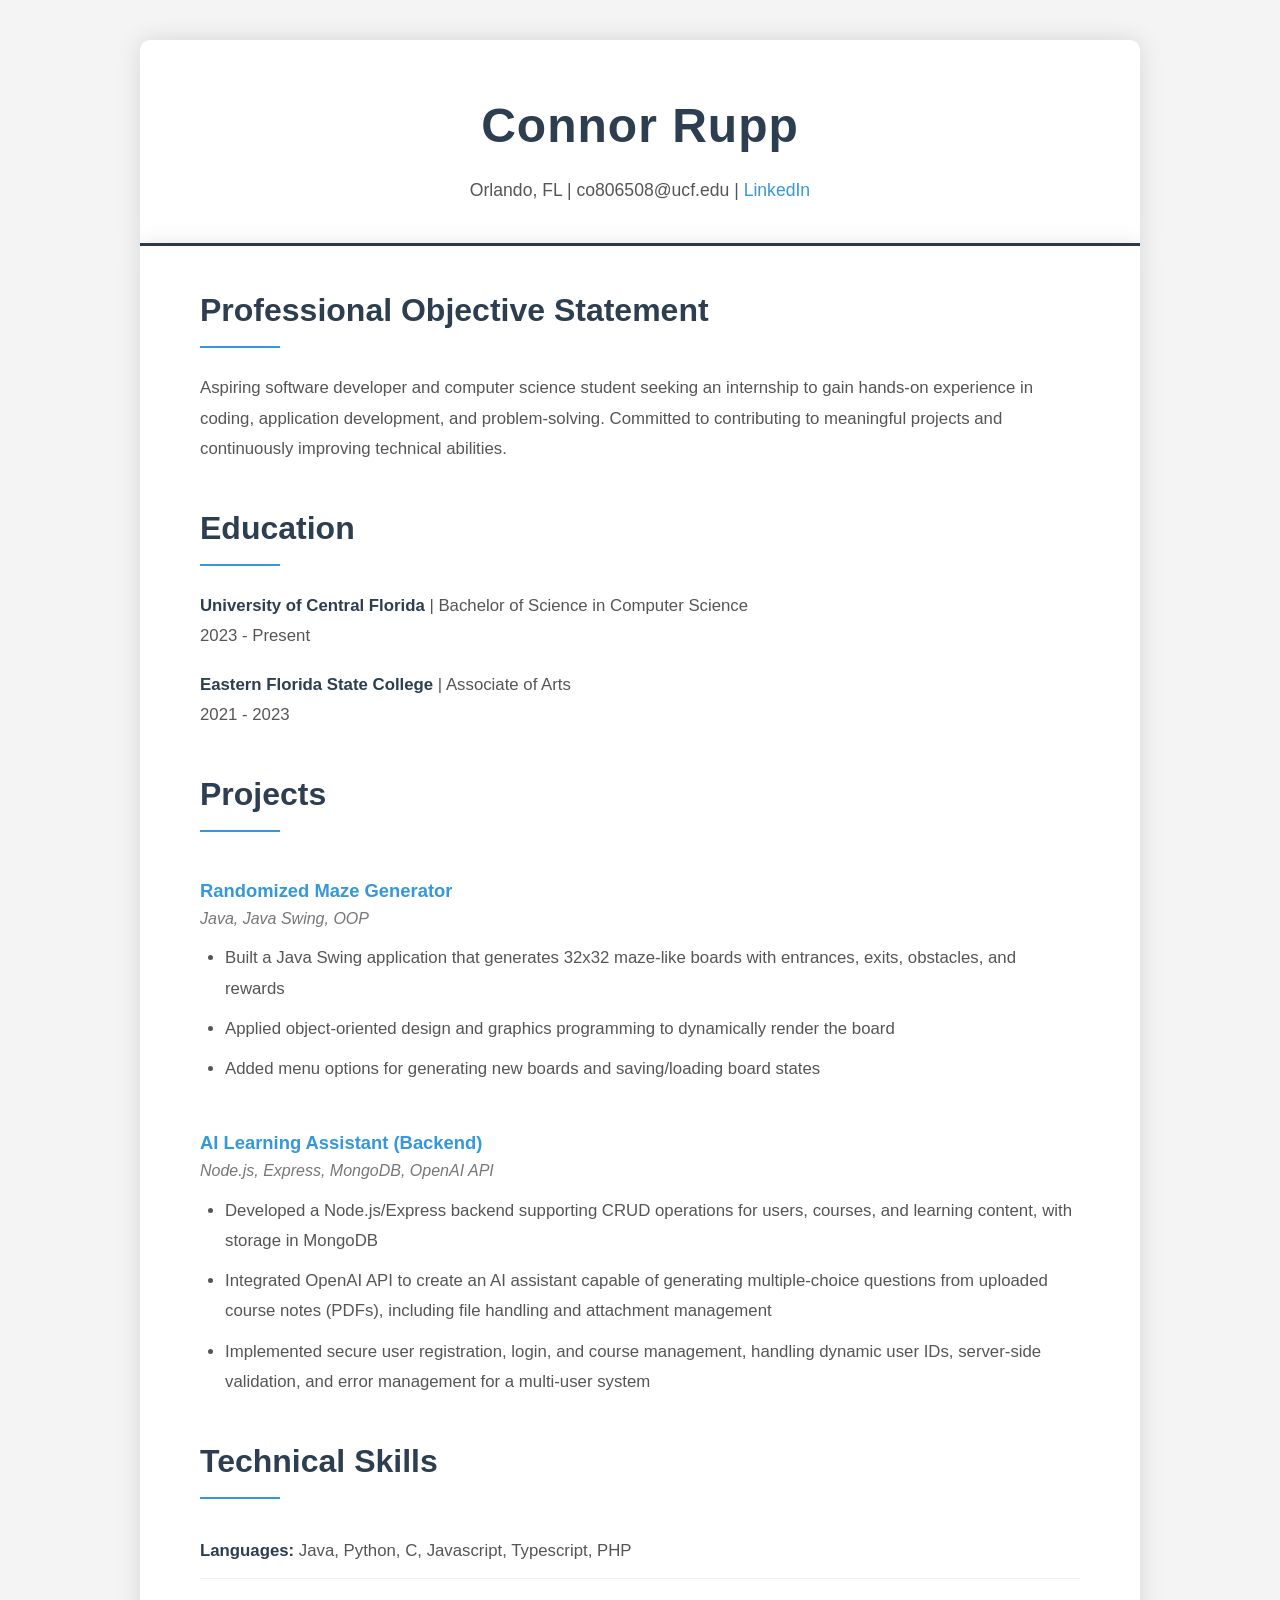
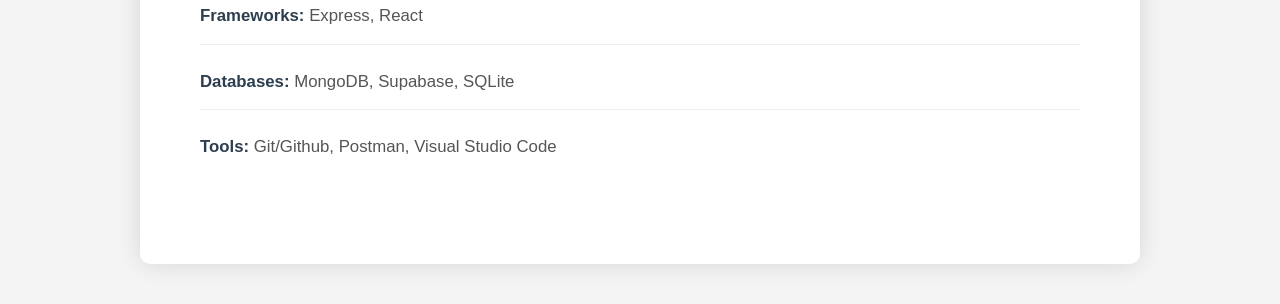
<file: index.html>
<!DOCTYPE html>
<html lang="en">
    <head>
        <meta charset="UTF-8">
        <meta name="viewport" content="width=device-width, initial-scale=1.0">
        <title>HTML Resume</title>
        <link rel="stylesheet" href="resume_css.css">
    </head>
    <body>
        <header>
            <h1>Connor Rupp</h1>
            <p>
                Orlando, FL | co806508@ucf.edu | <a href="www.linkedin.com/in/connor-rupp-8905ab18b">LinkedIn</a>
            </p>
        </header>

        <main>
            <section>
                <h2>Professional Objective Statement</h2>
                <hr>
                <p>
                    Aspiring software developer and computer science student seeking an internship to gain hands-on experience in coding, 
                    application development, and problem-solving. Committed to contributing to meaningful projects and continuously 
                    improving technical abilities.
                </p>
            </section>
            <section>
                <h2>Education</h2>
                <hr>
                <p>
                    <strong>University of Central Florida </strong> | Bachelor of Science in Computer Science <br>
                    2023 - Present
                </p>
                <p>
                    <strong>Eastern Florida State College </strong> | Associate of Arts <br>
                    2021 - 2023
                </p>
            </section>
            <section>
                <h2>Projects</h2>
                <hr>
                    <strong><a href="project1.html">Randomized Maze Generator</a></strong><br>
                    <p>Java, Java Swing, OOP</p>
                    <ul>
                        <li>Built a Java Swing application that generates 32x32 maze-like boards with entrances, exits, obstacles, and rewards</li>
                        <li>Applied object-oriented design and graphics programming to dynamically render the board</li>
                        <li>Added menu options for generating new boards and saving/loading board states</li>
                    </ul>
                    <strong><a href = "project2.html">AI Learning Assistant (Backend)</a></strong><br>
                    <p>Node.js, Express, MongoDB, OpenAI API</p>
                    <ul>
                        <li>Developed a Node.js/Express backend supporting CRUD operations for users, courses, and learning content, with storage in MongoDB</li>
                        <li>Integrated OpenAI API to create an AI assistant capable of generating multiple-choice questions from uploaded course notes (PDFs), including file handling and attachment management</li>
                        <li>Implemented secure user registration, login, and course management, handling dynamic user IDs, server-side validation, and error management for a multi-user system</li>
                    </ul>
            </section>
            <section>
                <h2>Technical Skills</h2>
                <hr>
                <ul>
                    <li><strong>Languages: </strong> Java, Python, C, Javascript, Typescript, PHP</li>
                    <li><strong>Frameworks: </strong> Express, React</li>
                    <li><strong>Databases: </strong> MongoDB, Supabase, SQLite</li>
                    <li><strong>Tools: </strong> Git/Github, Postman, Visual Studio Code</li>
                </ul>
            </section>
        </main>
    </body>
</html>
</file>
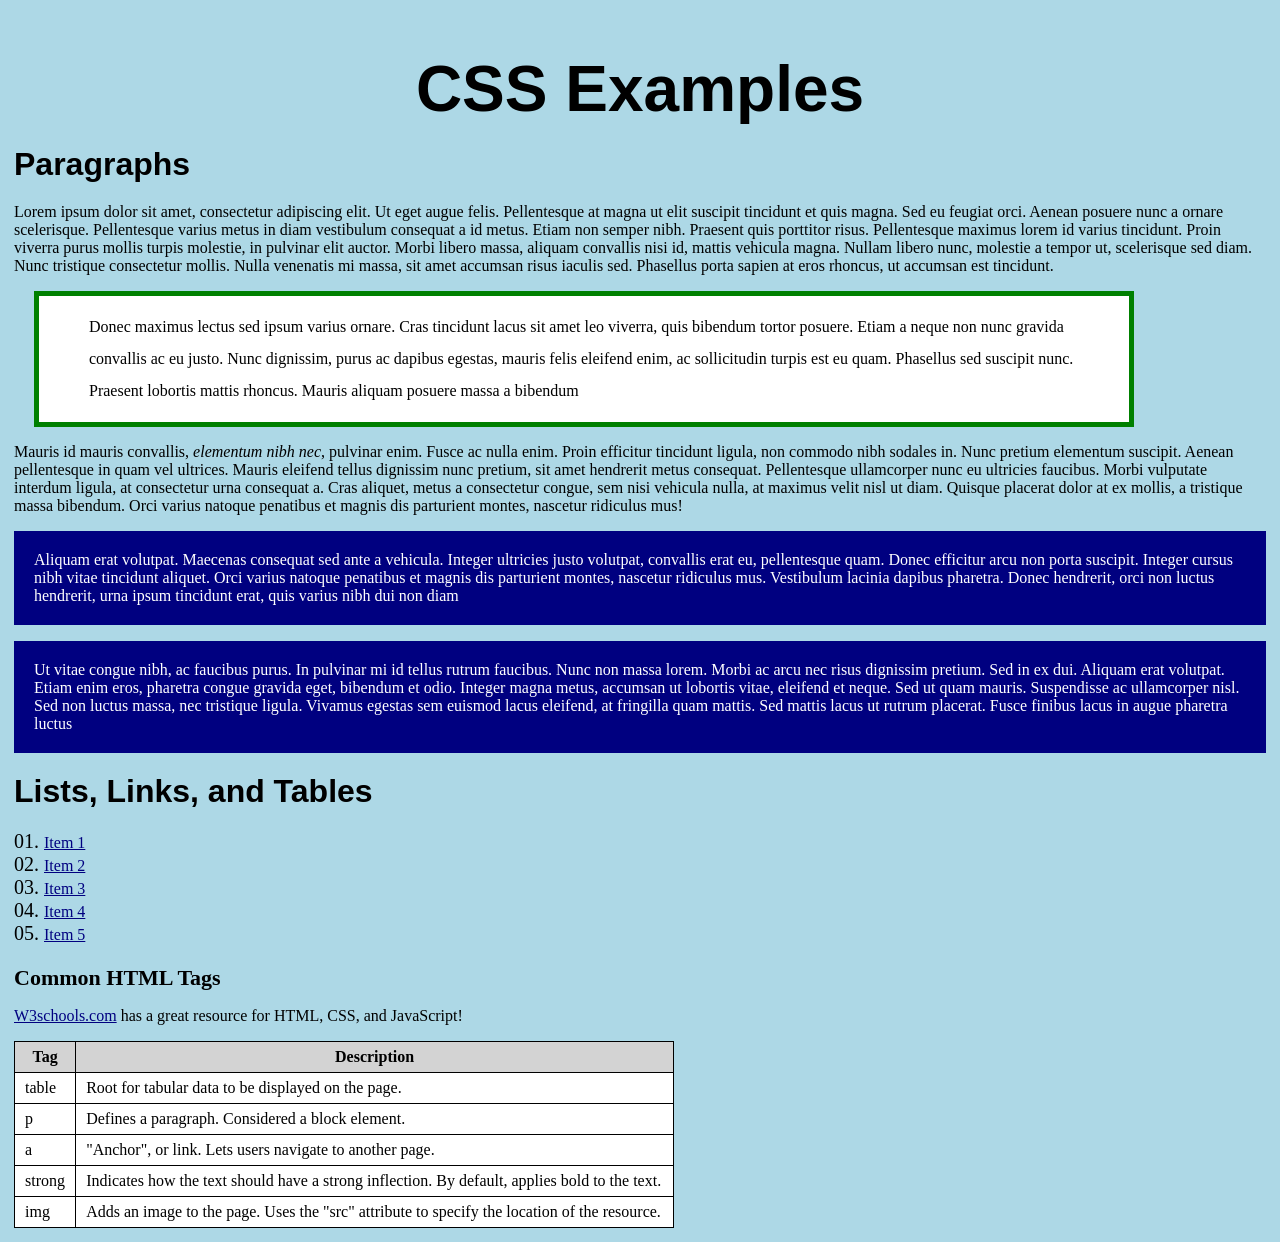
<file: 5_CSS1-1.html>
<!DOCTYPE html>

<html lang="en">
	<head>
		<title>CSS Examples</title>
		<link rel="stylesheet" href="5_css1.css">
	</head>
	
	<body>
		<h1>CSS Examples</h1>
		
		<article>
		<h2>Paragraphs</h2>
			<section>
				<p>Lorem ipsum dolor sit amet, consectetur adipiscing elit. Ut eget augue felis. Pellentesque at magna ut elit suscipit tincidunt et quis magna. Sed eu feugiat orci. Aenean posuere nunc a ornare scelerisque. Pellentesque varius metus in diam vestibulum consequat a id metus. Etiam non semper nibh. Praesent quis porttitor risus. Pellentesque maximus lorem id varius tincidunt. Proin viverra purus mollis turpis molestie, in pulvinar elit auctor. Morbi libero massa, aliquam convallis nisi id, mattis vehicula magna. Nullam libero nunc, molestie a tempor ut, scelerisque sed diam. Nunc tristique consectetur mollis. Nulla venenatis mi massa, sit amet accumsan risus iaculis sed. Phasellus porta sapien at eros rhoncus, ut accumsan est tincidunt.</p>
				<p id="paragraph2">Donec maximus lectus sed ipsum varius ornare. Cras tincidunt lacus sit amet leo viverra, quis bibendum tortor posuere. Etiam a neque non nunc gravida convallis ac eu justo. Nunc dignissim, purus ac dapibus egestas, mauris felis eleifend enim, ac sollicitudin turpis est eu quam. Phasellus sed suscipit nunc. Praesent lobortis mattis rhoncus. Mauris aliquam posuere massa a bibendum</p>
			</section>
			<section>
				<p>Mauris id mauris convallis, <em>elementum nibh nec</em>, pulvinar enim. Fusce ac nulla enim. Proin efficitur tincidunt ligula, non commodo nibh sodales in. Nunc pretium elementum suscipit. Aenean pellentesque in quam vel ultrices. Mauris eleifend tellus dignissim nunc pretium, sit amet hendrerit metus consequat. Pellentesque ullamcorper nunc eu ultricies faucibus. Morbi vulputate interdum ligula, at consectetur urna consequat a. Cras aliquet, metus a consectetur congue, sem nisi vehicula nulla, at maximus velit nisl ut diam. Quisque placerat dolor at ex mollis, a tristique massa bibendum. Orci varius natoque penatibus et magnis dis parturient montes, nascetur ridiculus mus!</p>
				<p class="blue">Aliquam erat volutpat. Maecenas consequat sed ante a vehicula. Integer ultricies justo volutpat, convallis erat eu, pellentesque quam. Donec efficitur arcu non porta suscipit. Integer cursus nibh vitae tincidunt aliquet. Orci varius natoque penatibus et magnis dis parturient montes, nascetur ridiculus mus. Vestibulum lacinia dapibus pharetra. Donec hendrerit, orci non luctus hendrerit, urna ipsum tincidunt erat, quis varius nibh dui non diam</p>
				<p class="blue">Ut vitae congue nibh, ac faucibus purus. In pulvinar mi id tellus rutrum faucibus. Nunc non massa lorem. Morbi ac arcu nec risus dignissim pretium. Sed in ex dui. Aliquam erat volutpat. Etiam enim eros, pharetra congue gravida eget, bibendum et odio. Integer magna metus, accumsan ut lobortis vitae, eleifend et neque. Sed ut quam mauris. Suspendisse ac ullamcorper nisl. Sed non luctus massa, nec tristique ligula. Vivamus egestas sem euismod lacus eleifend, at fringilla quam mattis. Sed mattis lacus ut rutrum placerat. Fusce finibus lacus in augue pharetra luctus</p>
			</section>
		</article>
		
		<article>
			<h2>Lists, Links, and Tables</h2>
			<ol>
				<li><a href="#">Item 1</a></li>
				<li><a href="#">Item 2</a></li>
				<li><a href="#">Item 3</a></li>
				<li><a href="#">Item 4</a></li>
				<li><a href="#">Item 5</a></li>
			</ol>
			
			<section>
				<h3>Common HTML Tags</h3>
				
				<p><a href="http://www.w3schools.com" target="_blank">W3schools.com</a> has a great resource for HTML, CSS, and JavaScript!</p>
				
				<table>
					<tr>
						<th>Tag</th><th>Description</th>
					</tr>
					<tr>
						<td>table</td><td>Root for tabular data to be displayed on the page.</td>
					</tr>
					<tr>
						<td>p</td><td>Defines a paragraph.  Considered a block element.</td>
					</tr>
					<tr>
						<td>a</td><td>"Anchor", or link.  Lets users navigate to another page.</td>
					</tr>
					<tr>
						<td>strong</td><td>Indicates how the text should have a strong inflection.  By default, applies bold to the text.</td>
					</tr>
					<tr>
						<td>img</td><td>Adds an image to the page.  Uses the "src" attribute to specify the location of the resource.</td>
					</tr>
				</table>
			</section>
			
		</article>
	</body>
</html>
</file>
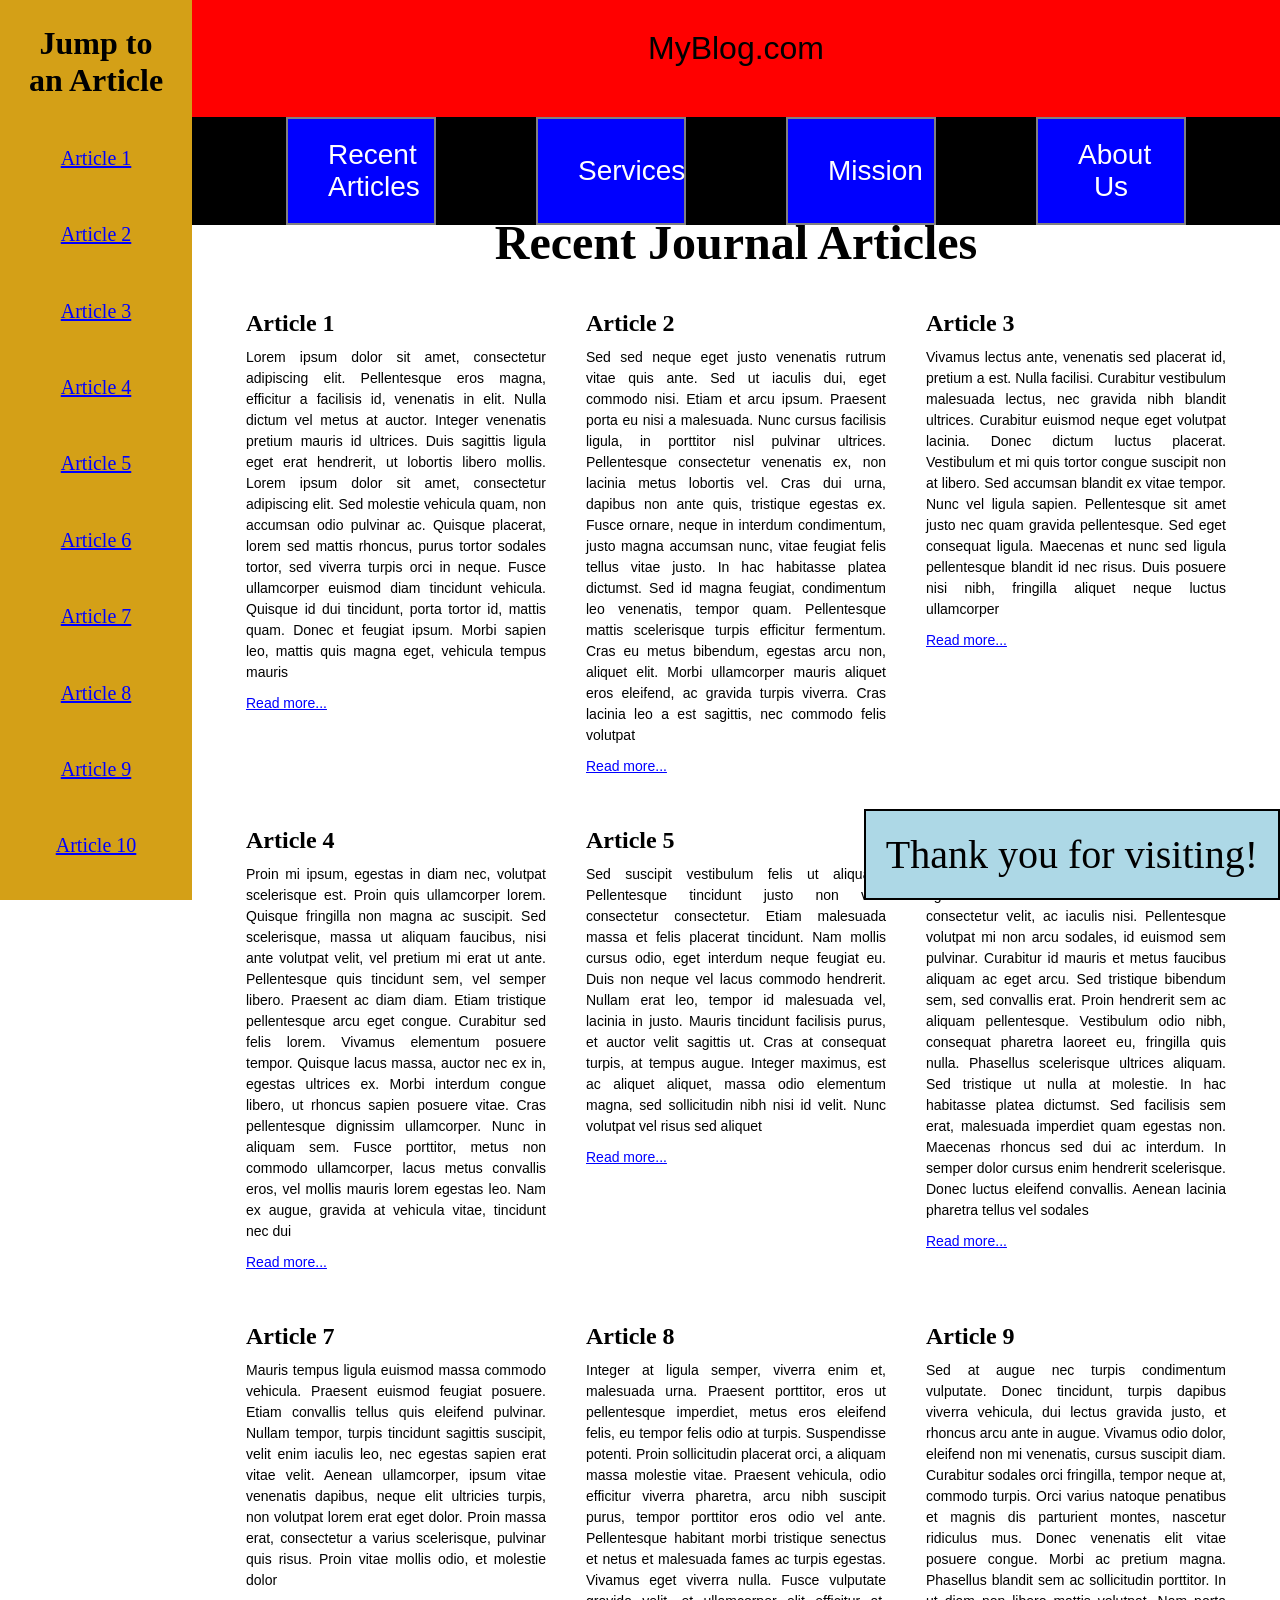
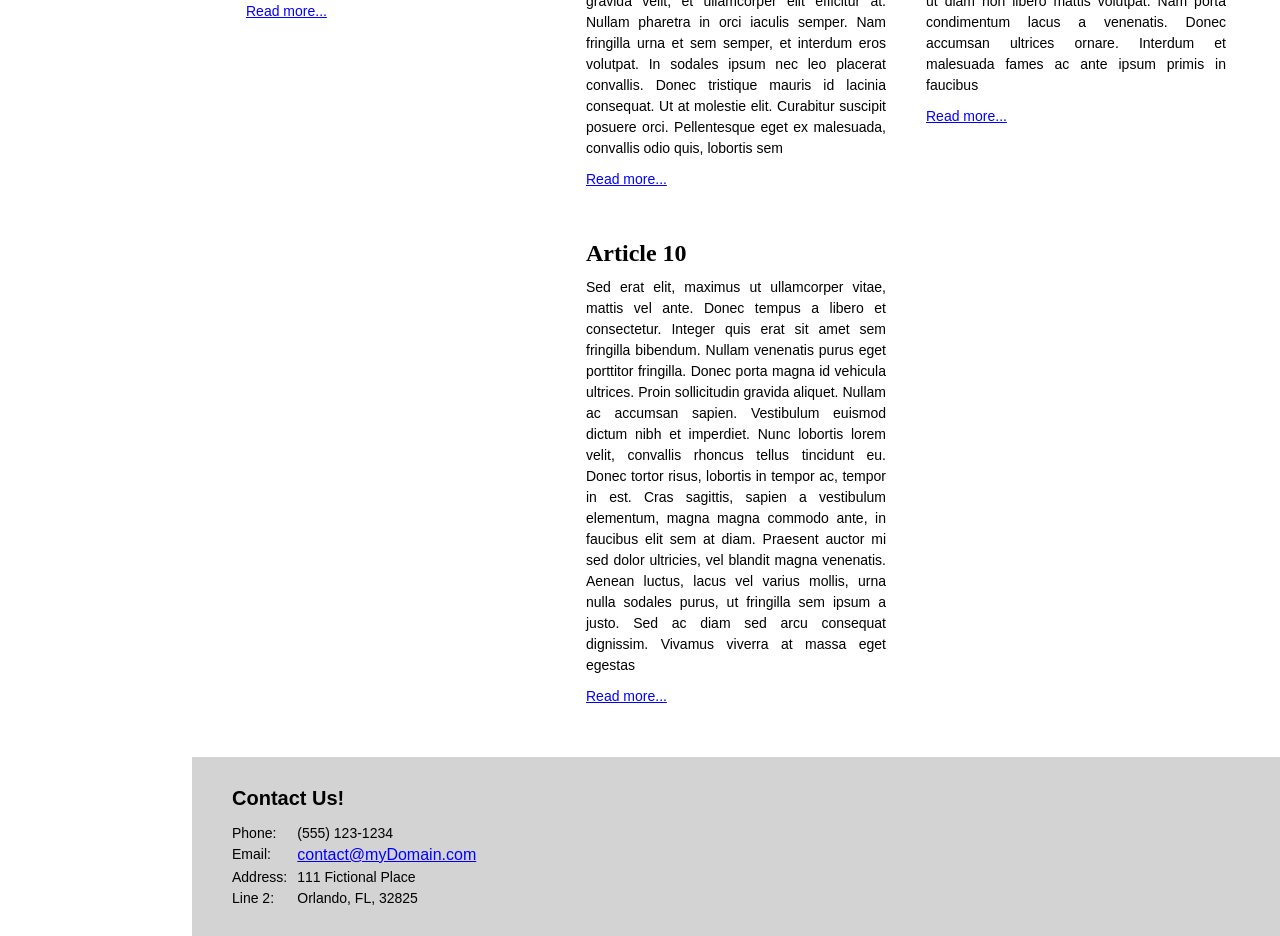
<file: html-5.html>
<!DOCTYPE html>
<html lang="en">
    <head>
        <link rel="stylesheet" href="html-5css.css">
    </head>

    <body>
		<nav id="jumpMenu">
            <h2>Jump to an Article</h2>
            <a href="#a1">Article 1</a><br>
            <a href="#a2">Article 2</a><br>
            <a href="#a3">Article 3</a><br>
            <a href="#a4">Article 4</a><br>
            <a href="#a5">Article 5</a><br>
            <a href="#a6">Article 6</a><br>
            <a href="#a7">Article 7</a><br>
            <a href="#a8">Article 8</a><br>
            <a href="#a9">Article 9</a><br>
			<a href="#a10">Article 10</a>
        </nav>
		
        <main>		
		
			<header>
				<p>MyBlog.com</p>
				<nav>
					<button href="recent.html">Recent Articles</button>
					<button href="services.html">Services</button>
					<button href="mission.html">Mission</button>
					<button href="about.html">About Us</button>
				</nav>
			</header>
            
            <h1>Recent Journal Articles</h1>

            <div id="container">
                <article id="a1">
                    <h2>Article 1</h2>
                    <p>Lorem ipsum dolor sit amet, consectetur adipiscing elit. Pellentesque eros magna, efficitur a facilisis id, venenatis in elit. Nulla dictum vel metus at auctor. Integer venenatis pretium mauris id ultrices. Duis sagittis ligula eget erat hendrerit, ut lobortis libero mollis. Lorem ipsum dolor sit amet, consectetur adipiscing elit. Sed molestie vehicula quam, non accumsan odio pulvinar ac. Quisque placerat, lorem sed mattis rhoncus, purus tortor sodales tortor, sed viverra turpis orci in neque. Fusce ullamcorper euismod diam tincidunt vehicula. Quisque id dui tincidunt, porta tortor id, mattis quam. Donec et feugiat ipsum. Morbi sapien leo, mattis quis magna eget, vehicula tempus mauris</p>
                    <p><a href="#">Read more...</a></p>
                </article>

                <article id="a2">
                    <h2>Article 2</h2>
                    <p>Sed sed neque eget justo venenatis rutrum vitae quis ante. Sed ut iaculis dui, eget commodo nisi. Etiam et arcu ipsum. Praesent porta eu nisi a malesuada. Nunc cursus facilisis ligula, in porttitor nisl pulvinar ultrices. Pellentesque consectetur venenatis ex, non lacinia metus lobortis vel. Cras dui urna, dapibus non ante quis, tristique egestas ex. Fusce ornare, neque in interdum condimentum, justo magna accumsan nunc, vitae feugiat felis tellus vitae justo. In hac habitasse platea dictumst. Sed id magna feugiat, condimentum leo venenatis, tempor quam. Pellentesque mattis scelerisque turpis efficitur fermentum. Cras eu metus bibendum, egestas arcu non, aliquet elit. Morbi ullamcorper mauris aliquet eros eleifend, ac gravida turpis viverra. Cras lacinia leo a est sagittis, nec commodo felis volutpat</p>
                    <p><a href="#">Read more...</a></p>
                </article>

                <article id="a3">
                    <h2>Article 3</h2>
                    <p>Vivamus lectus ante, venenatis sed placerat id, pretium a est. Nulla facilisi. Curabitur vestibulum malesuada lectus, nec gravida nibh blandit ultrices. Curabitur euismod neque eget volutpat lacinia. Donec dictum luctus placerat. Vestibulum et mi quis tortor congue suscipit non at libero. Sed accumsan blandit ex vitae tempor. Nunc vel ligula sapien. Pellentesque sit amet justo nec quam gravida pellentesque. Sed eget consequat ligula. Maecenas et nunc sed ligula pellentesque blandit id nec risus. Duis posuere nisi nibh, fringilla aliquet neque luctus ullamcorper</p>
                    <p><a href="#">Read more...</a></p>
                </article>

                <article id="a4">
                    <h2>Article 4</h2>
                    <p>Proin mi ipsum, egestas in diam nec, volutpat scelerisque est. Proin quis ullamcorper lorem. Quisque fringilla non magna ac suscipit. Sed scelerisque, massa ut aliquam faucibus, nisi ante volutpat velit, vel pretium mi erat ut ante. Pellentesque quis tincidunt sem, vel semper libero. Praesent ac diam diam. Etiam tristique pellentesque arcu eget congue. Curabitur sed felis lorem. Vivamus elementum posuere tempor. Quisque lacus massa, auctor nec ex in, egestas ultrices ex. Morbi interdum congue libero, ut rhoncus sapien posuere vitae. Cras pellentesque dignissim ullamcorper. Nunc in aliquam sem. Fusce porttitor, metus non commodo ullamcorper, lacus metus convallis eros, vel mollis mauris lorem egestas leo. Nam ex augue, gravida at vehicula vitae, tincidunt nec dui</p>
                    <p><a href="#">Read more...</a></p>
                </article>

                <article id="a5">
                    <h2>Article 5</h2>
                    <p>Sed suscipit vestibulum felis ut aliquam. Pellentesque tincidunt justo non velit consectetur consectetur. Etiam malesuada massa et felis placerat tincidunt. Nam mollis cursus odio, eget interdum neque feugiat eu. Duis non neque vel lacus commodo hendrerit. Nullam erat leo, tempor id malesuada vel, lacinia in justo. Mauris tincidunt facilisis purus, et auctor velit sagittis ut. Cras at consequat turpis, at tempus augue. Integer maximus, est ac aliquet aliquet, massa odio elementum magna, sed sollicitudin nibh nisi id velit. Nunc volutpat vel risus sed aliquet</p>
                    <p><a href="#">Read more...</a></p>
                </article>

                <article id="a6">
                    <h2>Article 6</h2>
                    <p>Phasellus nunc sapien, dignissim in magna id, egestas condimentum erat. Fusce ac consectetur velit, ac iaculis nisi. Pellentesque volutpat mi non arcu sodales, id euismod sem pulvinar. Curabitur id mauris et metus faucibus aliquam ac eget arcu. Sed tristique bibendum sem, sed convallis erat. Proin hendrerit sem ac aliquam pellentesque. Vestibulum odio nibh, consequat pharetra laoreet eu, fringilla quis nulla. Phasellus scelerisque ultrices aliquam. Sed tristique ut nulla at molestie. In hac habitasse platea dictumst. Sed facilisis sem erat, malesuada imperdiet quam egestas non. Maecenas rhoncus sed dui ac interdum. In semper dolor cursus enim hendrerit scelerisque. Donec luctus eleifend convallis. Aenean lacinia pharetra tellus vel sodales</p>
                    <p><a href="#">Read more...</a></p>
                </article>

                <article id="a7">
                    <h2>Article 7</h2>
                    <p>Mauris tempus ligula euismod massa commodo vehicula. Praesent euismod feugiat posuere. Etiam convallis tellus quis eleifend pulvinar. Nullam tempor, turpis tincidunt sagittis suscipit, velit enim iaculis leo, nec egestas sapien erat vitae velit. Aenean ullamcorper, ipsum vitae venenatis dapibus, neque elit ultricies turpis, non volutpat lorem erat eget dolor. Proin massa erat, consectetur a varius scelerisque, pulvinar quis risus. Proin vitae mollis odio, et molestie dolor</p>
                    <p><a href="#">Read more...</a></p>
                </article>

                <article id="a8">
                    <h2>Article 8</h2>
                    <p>Integer at ligula semper, viverra enim et, malesuada urna. Praesent porttitor, eros ut pellentesque imperdiet, metus eros eleifend felis, eu tempor felis odio at turpis. Suspendisse potenti. Proin sollicitudin placerat orci, a aliquam massa molestie vitae. Praesent vehicula, odio efficitur viverra pharetra, arcu nibh suscipit purus, tempor porttitor eros odio vel ante. Pellentesque habitant morbi tristique senectus et netus et malesuada fames ac turpis egestas. Vivamus eget viverra nulla. Fusce vulputate gravida velit, et ullamcorper elit efficitur at. Nullam pharetra in orci iaculis semper. Nam fringilla urna et sem semper, et interdum eros volutpat. In sodales ipsum nec leo placerat convallis. Donec tristique mauris id lacinia consequat. Ut at molestie elit. Curabitur suscipit posuere orci. Pellentesque eget ex malesuada, convallis odio quis, lobortis sem</p>
                    <p><a href="#">Read more...</a></p>
                </article>

                <article id="a9">
                    <h2>Article 9</h2>
                    <p>Sed at augue nec turpis condimentum vulputate. Donec tincidunt, turpis dapibus viverra vehicula, dui lectus gravida justo, et rhoncus arcu ante in augue. Vivamus odio dolor, eleifend non mi venenatis, cursus suscipit diam. Curabitur sodales orci fringilla, tempor neque at, commodo turpis. Orci varius natoque penatibus et magnis dis parturient montes, nascetur ridiculus mus. Donec venenatis elit vitae posuere congue. Morbi ac pretium magna. Phasellus blandit sem ac sollicitudin porttitor. In ut diam non libero mattis volutpat. Nam porta condimentum lacus a venenatis. Donec accumsan ultrices ornare. Interdum et malesuada fames ac ante ipsum primis in faucibus</p>
                    <p><a href="#">Read more...</a></p>
                </article>

                <article id="a10">
                    <h2>Article 10</h2>
                    <p>Sed erat elit, maximus ut ullamcorper vitae, mattis vel ante. Donec tempus a libero et consectetur. Integer quis erat sit amet sem fringilla bibendum. Nullam venenatis purus eget porttitor fringilla. Donec porta magna id vehicula ultrices. Proin sollicitudin gravida aliquet. Nullam ac accumsan sapien. Vestibulum euismod dictum nibh et imperdiet. Nunc lobortis lorem velit, convallis rhoncus tellus tincidunt eu. Donec tortor risus, lobortis in tempor ac, tempor in est. Cras sagittis, sapien a vestibulum elementum, magna magna commodo ante, in faucibus elit sem at diam. Praesent auctor mi sed dolor ultricies, vel blandit magna venenatis. Aenean luctus, lacus vel varius mollis, urna nulla sodales purus, ut fringilla sem ipsum a justo. Sed ac diam sed arcu consequat dignissim. Vivamus viverra at massa eget egestas</p>
                    <p><a href="#">Read more...</a></p>
                </article>
            </div>
			
			<p id="thanks">Thank you for visiting!</p>

            <footer>
                <p>Contact Us!</p>
                <address>
                    <div>
                        <span>Phone:</span> <span>(555) 123-1234</span>
                        <span>Email:</span> </span><a href="#">contact@myDomain.com</a></span>
                        <span>Address:</span> <span>111 Fictional Place</span>
                        <span>Line 2:</span> <span>Orlando, FL, 32825</span>
                    </div>
                </address>
				
            </footer>
        </main>
    </body>
</html>
</file>
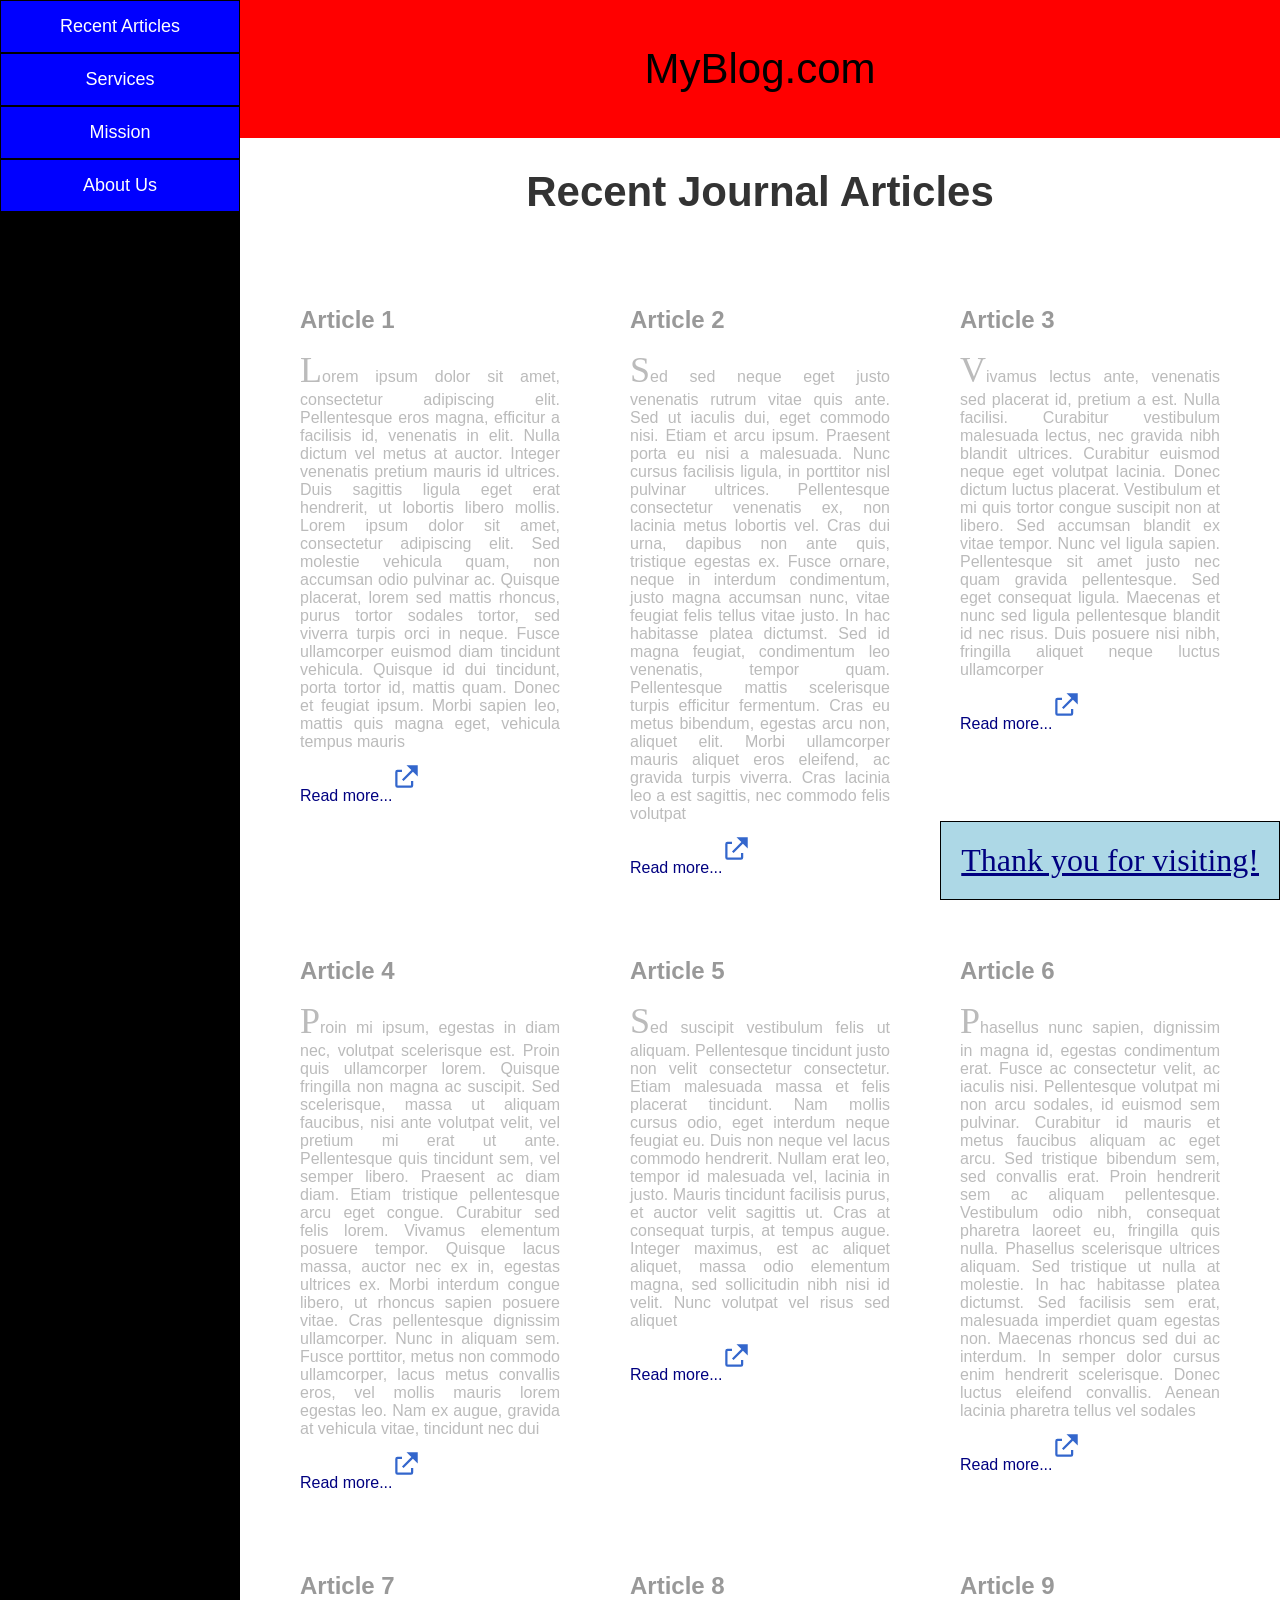
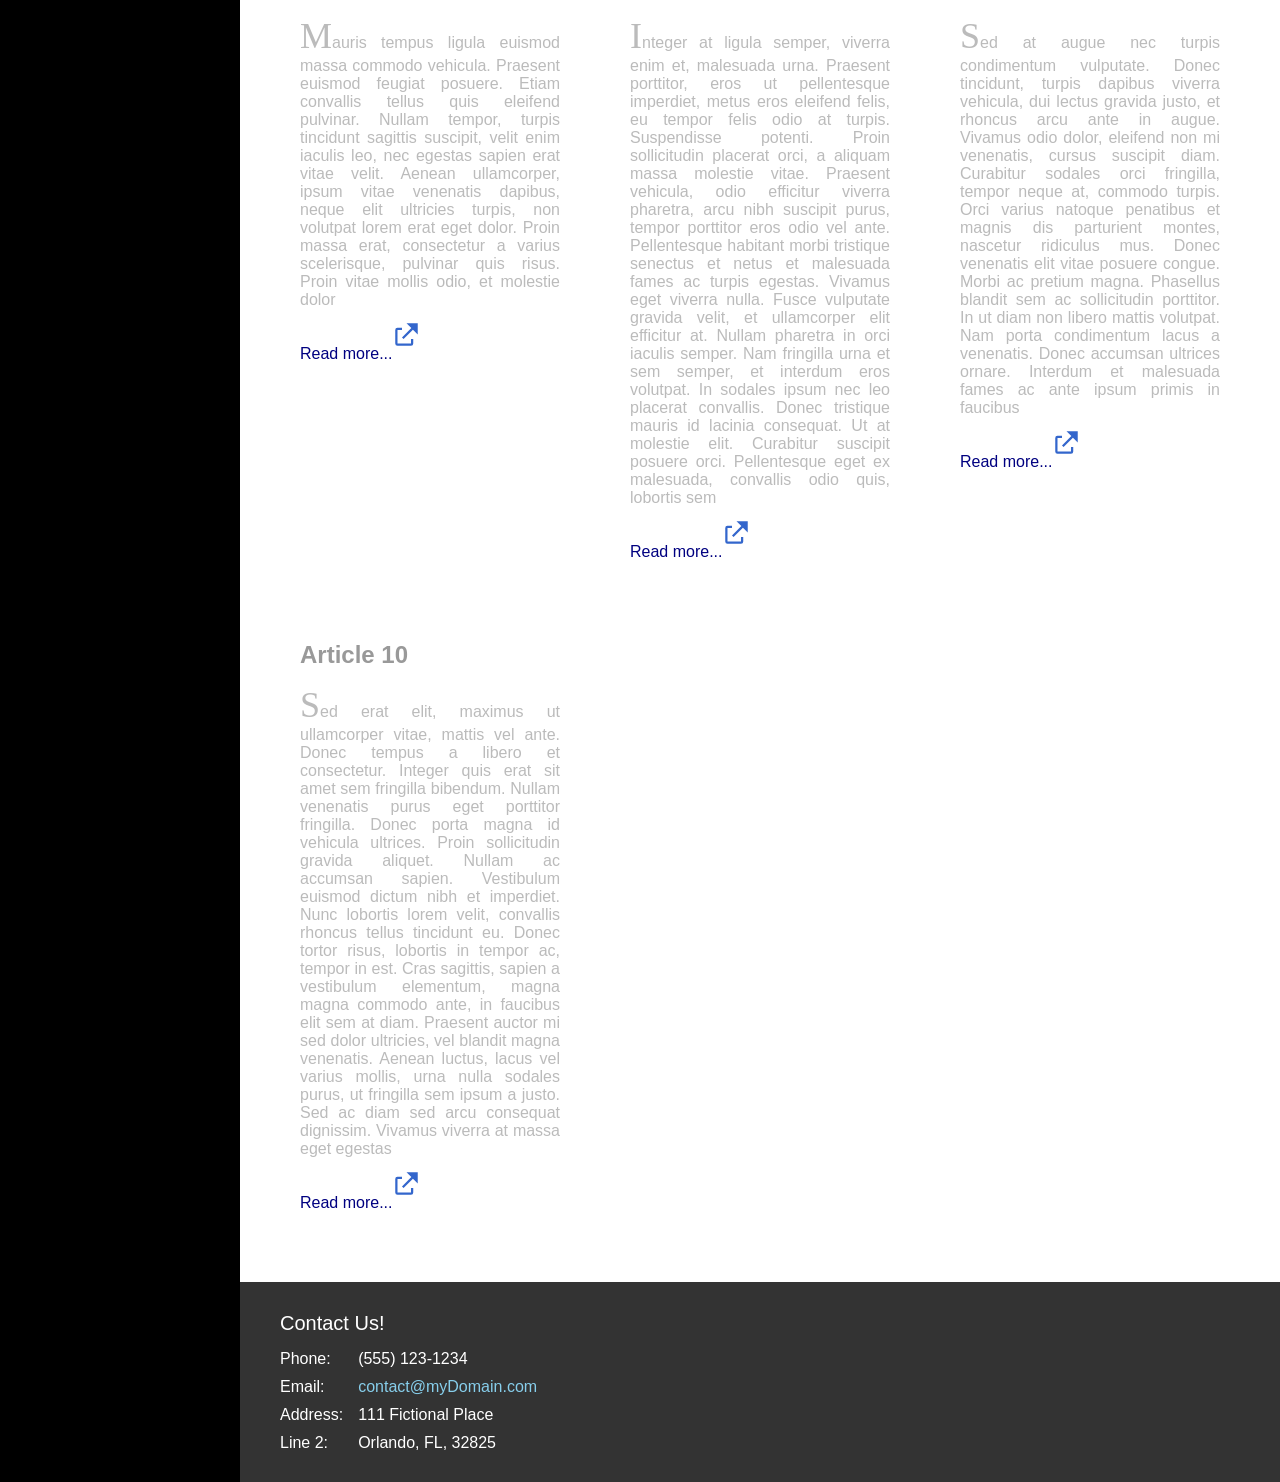
<file: html-6.html>
<!DOCTYPE html>
<html lang="en">
    <head>
        <link rel="stylesheet" href="7_transition.css">
    </head>

    <body>
		
		<nav id="menuItems">
			<button id="recentArticles" href="recent.html">Recent Articles</button>
			
			<ul id="jumpMenu">
				<li><a href="#a1">Article 1</a></li>
				<li><a href="#a2">Article 2</a></li>
				<li><a href="#a3">Article 3</a></li>
				<li><a href="#a4">Article 4</a></li>
				<li><a href="#a5">Article 5</a></li>
				<li><a href="#a6">Article 6</a></li>
				<li><a href="#a7">Article 7</a></li>
				<li><a href="#a8">Article 8</a></li>
				<li><a href="#a9">Article 9</a></li>
				<li><a href="#a10">Article 10</a></li>
			</ul>
		
			<button href="services.html">Services</button>
			<button href="mission.html">Mission</button>
			<button href="about.html">About Us</button>
		</nav>
		
        <main>
		
			<header>
				<p>MyBlog.com</p>
			</header>
            
            <h1>Recent Journal Articles</h1>

            <div id="container">
                <article id="a1">
                    <h2>Article 1</h2>
                    <p>Lorem ipsum dolor sit amet, consectetur adipiscing elit. Pellentesque eros magna, efficitur a facilisis id, venenatis in elit. Nulla dictum vel metus at auctor. Integer venenatis pretium mauris id ultrices. Duis sagittis ligula eget erat hendrerit, ut lobortis libero mollis. Lorem ipsum dolor sit amet, consectetur adipiscing elit. Sed molestie vehicula quam, non accumsan odio pulvinar ac. Quisque placerat, lorem sed mattis rhoncus, purus tortor sodales tortor, sed viverra turpis orci in neque. Fusce ullamcorper euismod diam tincidunt vehicula. Quisque id dui tincidunt, porta tortor id, mattis quam. Donec et feugiat ipsum. Morbi sapien leo, mattis quis magna eget, vehicula tempus mauris</p>
                    <p><a href="http://www.google.com">Read more...</a></p>
                </article>

                <article id="a2">
                    <h2>Article 2</h2>
                    <p>Sed sed neque eget justo venenatis rutrum vitae quis ante. Sed ut iaculis dui, eget commodo nisi. Etiam et arcu ipsum. Praesent porta eu nisi a malesuada. Nunc cursus facilisis ligula, in porttitor nisl pulvinar ultrices. Pellentesque consectetur venenatis ex, non lacinia metus lobortis vel. Cras dui urna, dapibus non ante quis, tristique egestas ex. Fusce ornare, neque in interdum condimentum, justo magna accumsan nunc, vitae feugiat felis tellus vitae justo. In hac habitasse platea dictumst. Sed id magna feugiat, condimentum leo venenatis, tempor quam. Pellentesque mattis scelerisque turpis efficitur fermentum. Cras eu metus bibendum, egestas arcu non, aliquet elit. Morbi ullamcorper mauris aliquet eros eleifend, ac gravida turpis viverra. Cras lacinia leo a est sagittis, nec commodo felis volutpat</p>
                    <p><a href="http://www.google.com">Read more...</a></p>
                </article>

                <article id="a3">
                    <h2>Article 3</h2>
                    <p>Vivamus lectus ante, venenatis sed placerat id, pretium a est. Nulla facilisi. Curabitur vestibulum malesuada lectus, nec gravida nibh blandit ultrices. Curabitur euismod neque eget volutpat lacinia. Donec dictum luctus placerat. Vestibulum et mi quis tortor congue suscipit non at libero. Sed accumsan blandit ex vitae tempor. Nunc vel ligula sapien. Pellentesque sit amet justo nec quam gravida pellentesque. Sed eget consequat ligula. Maecenas et nunc sed ligula pellentesque blandit id nec risus. Duis posuere nisi nibh, fringilla aliquet neque luctus ullamcorper</p>
                    <p><a href="http://www.google.com">Read more...</a></p>
                </article>

                <article id="a4">
                    <h2>Article 4</h2>
                    <p>Proin mi ipsum, egestas in diam nec, volutpat scelerisque est. Proin quis ullamcorper lorem. Quisque fringilla non magna ac suscipit. Sed scelerisque, massa ut aliquam faucibus, nisi ante volutpat velit, vel pretium mi erat ut ante. Pellentesque quis tincidunt sem, vel semper libero. Praesent ac diam diam. Etiam tristique pellentesque arcu eget congue. Curabitur sed felis lorem. Vivamus elementum posuere tempor. Quisque lacus massa, auctor nec ex in, egestas ultrices ex. Morbi interdum congue libero, ut rhoncus sapien posuere vitae. Cras pellentesque dignissim ullamcorper. Nunc in aliquam sem. Fusce porttitor, metus non commodo ullamcorper, lacus metus convallis eros, vel mollis mauris lorem egestas leo. Nam ex augue, gravida at vehicula vitae, tincidunt nec dui</p>
                    <p><a href="http://www.google.com">Read more...</a></p>
                </article>

                <article id="a5">
                    <h2>Article 5</h2>
                    <p>Sed suscipit vestibulum felis ut aliquam. Pellentesque tincidunt justo non velit consectetur consectetur. Etiam malesuada massa et felis placerat tincidunt. Nam mollis cursus odio, eget interdum neque feugiat eu. Duis non neque vel lacus commodo hendrerit. Nullam erat leo, tempor id malesuada vel, lacinia in justo. Mauris tincidunt facilisis purus, et auctor velit sagittis ut. Cras at consequat turpis, at tempus augue. Integer maximus, est ac aliquet aliquet, massa odio elementum magna, sed sollicitudin nibh nisi id velit. Nunc volutpat vel risus sed aliquet</p>
                    <p><a href="http://www.google.com">Read more...</a></p>
                </article>

                <article id="a6">
                    <h2>Article 6</h2>
                    <p>Phasellus nunc sapien, dignissim in magna id, egestas condimentum erat. Fusce ac consectetur velit, ac iaculis nisi. Pellentesque volutpat mi non arcu sodales, id euismod sem pulvinar. Curabitur id mauris et metus faucibus aliquam ac eget arcu. Sed tristique bibendum sem, sed convallis erat. Proin hendrerit sem ac aliquam pellentesque. Vestibulum odio nibh, consequat pharetra laoreet eu, fringilla quis nulla. Phasellus scelerisque ultrices aliquam. Sed tristique ut nulla at molestie. In hac habitasse platea dictumst. Sed facilisis sem erat, malesuada imperdiet quam egestas non. Maecenas rhoncus sed dui ac interdum. In semper dolor cursus enim hendrerit scelerisque. Donec luctus eleifend convallis. Aenean lacinia pharetra tellus vel sodales</p>
                    <p><a href="http://www.google.com">Read more...</a></p>
                </article>

                <article id="a7">
                    <h2>Article 7</h2>
                    <p>Mauris tempus ligula euismod massa commodo vehicula. Praesent euismod feugiat posuere. Etiam convallis tellus quis eleifend pulvinar. Nullam tempor, turpis tincidunt sagittis suscipit, velit enim iaculis leo, nec egestas sapien erat vitae velit. Aenean ullamcorper, ipsum vitae venenatis dapibus, neque elit ultricies turpis, non volutpat lorem erat eget dolor. Proin massa erat, consectetur a varius scelerisque, pulvinar quis risus. Proin vitae mollis odio, et molestie dolor</p>
                    <p><a href="http://www.google.com">Read more...</a></p>
                </article>

                <article id="a8">
                    <h2>Article 8</h2>
                    <p>Integer at ligula semper, viverra enim et, malesuada urna. Praesent porttitor, eros ut pellentesque imperdiet, metus eros eleifend felis, eu tempor felis odio at turpis. Suspendisse potenti. Proin sollicitudin placerat orci, a aliquam massa molestie vitae. Praesent vehicula, odio efficitur viverra pharetra, arcu nibh suscipit purus, tempor porttitor eros odio vel ante. Pellentesque habitant morbi tristique senectus et netus et malesuada fames ac turpis egestas. Vivamus eget viverra nulla. Fusce vulputate gravida velit, et ullamcorper elit efficitur at. Nullam pharetra in orci iaculis semper. Nam fringilla urna et sem semper, et interdum eros volutpat. In sodales ipsum nec leo placerat convallis. Donec tristique mauris id lacinia consequat. Ut at molestie elit. Curabitur suscipit posuere orci. Pellentesque eget ex malesuada, convallis odio quis, lobortis sem</p>
                    <p><a href="http://www.google.com">Read more...</a></p>
                </article>

                <article id="a9">
                    <h2>Article 9</h2>
                    <p>Sed at augue nec turpis condimentum vulputate. Donec tincidunt, turpis dapibus viverra vehicula, dui lectus gravida justo, et rhoncus arcu ante in augue. Vivamus odio dolor, eleifend non mi venenatis, cursus suscipit diam. Curabitur sodales orci fringilla, tempor neque at, commodo turpis. Orci varius natoque penatibus et magnis dis parturient montes, nascetur ridiculus mus. Donec venenatis elit vitae posuere congue. Morbi ac pretium magna. Phasellus blandit sem ac sollicitudin porttitor. In ut diam non libero mattis volutpat. Nam porta condimentum lacus a venenatis. Donec accumsan ultrices ornare. Interdum et malesuada fames ac ante ipsum primis in faucibus</p>
                    <p><a href="http://www.google.com">Read more...</a></p>
                </article>

                <article id="a10">
                    <h2>Article 10</h2>
                    <p>Sed erat elit, maximus ut ullamcorper vitae, mattis vel ante. Donec tempus a libero et consectetur. Integer quis erat sit amet sem fringilla bibendum. Nullam venenatis purus eget porttitor fringilla. Donec porta magna id vehicula ultrices. Proin sollicitudin gravida aliquet. Nullam ac accumsan sapien. Vestibulum euismod dictum nibh et imperdiet. Nunc lobortis lorem velit, convallis rhoncus tellus tincidunt eu. Donec tortor risus, lobortis in tempor ac, tempor in est. Cras sagittis, sapien a vestibulum elementum, magna magna commodo ante, in faucibus elit sem at diam. Praesent auctor mi sed dolor ultricies, vel blandit magna venenatis. Aenean luctus, lacus vel varius mollis, urna nulla sodales purus, ut fringilla sem ipsum a justo. Sed ac diam sed arcu consequat dignissim. Vivamus viverra at massa eget egestas</p>
                    <p><a href="http://www.google.com">Read more...</a></p>
                </article>
            </div>
			
			<p id="thanks"><a href="#">Thank you for visiting!</a></p>

            <footer>
                <p>Contact Us!</p>
                <address>
                    <div>
                        <span>Phone:</span> <span>(555) 123-1234</span>
                        <span>Email:</span> </span><a href="#">contact@myDomain.com</a></span>
                        <span>Address:</span> <span>111 Fictional Place</span>
                        <span>Line 2:</span> <span>Orlando, FL, 32825</span>
                    </div>
                </address>
				
            </footer>
        </main>
    </body>
</html>
</file>
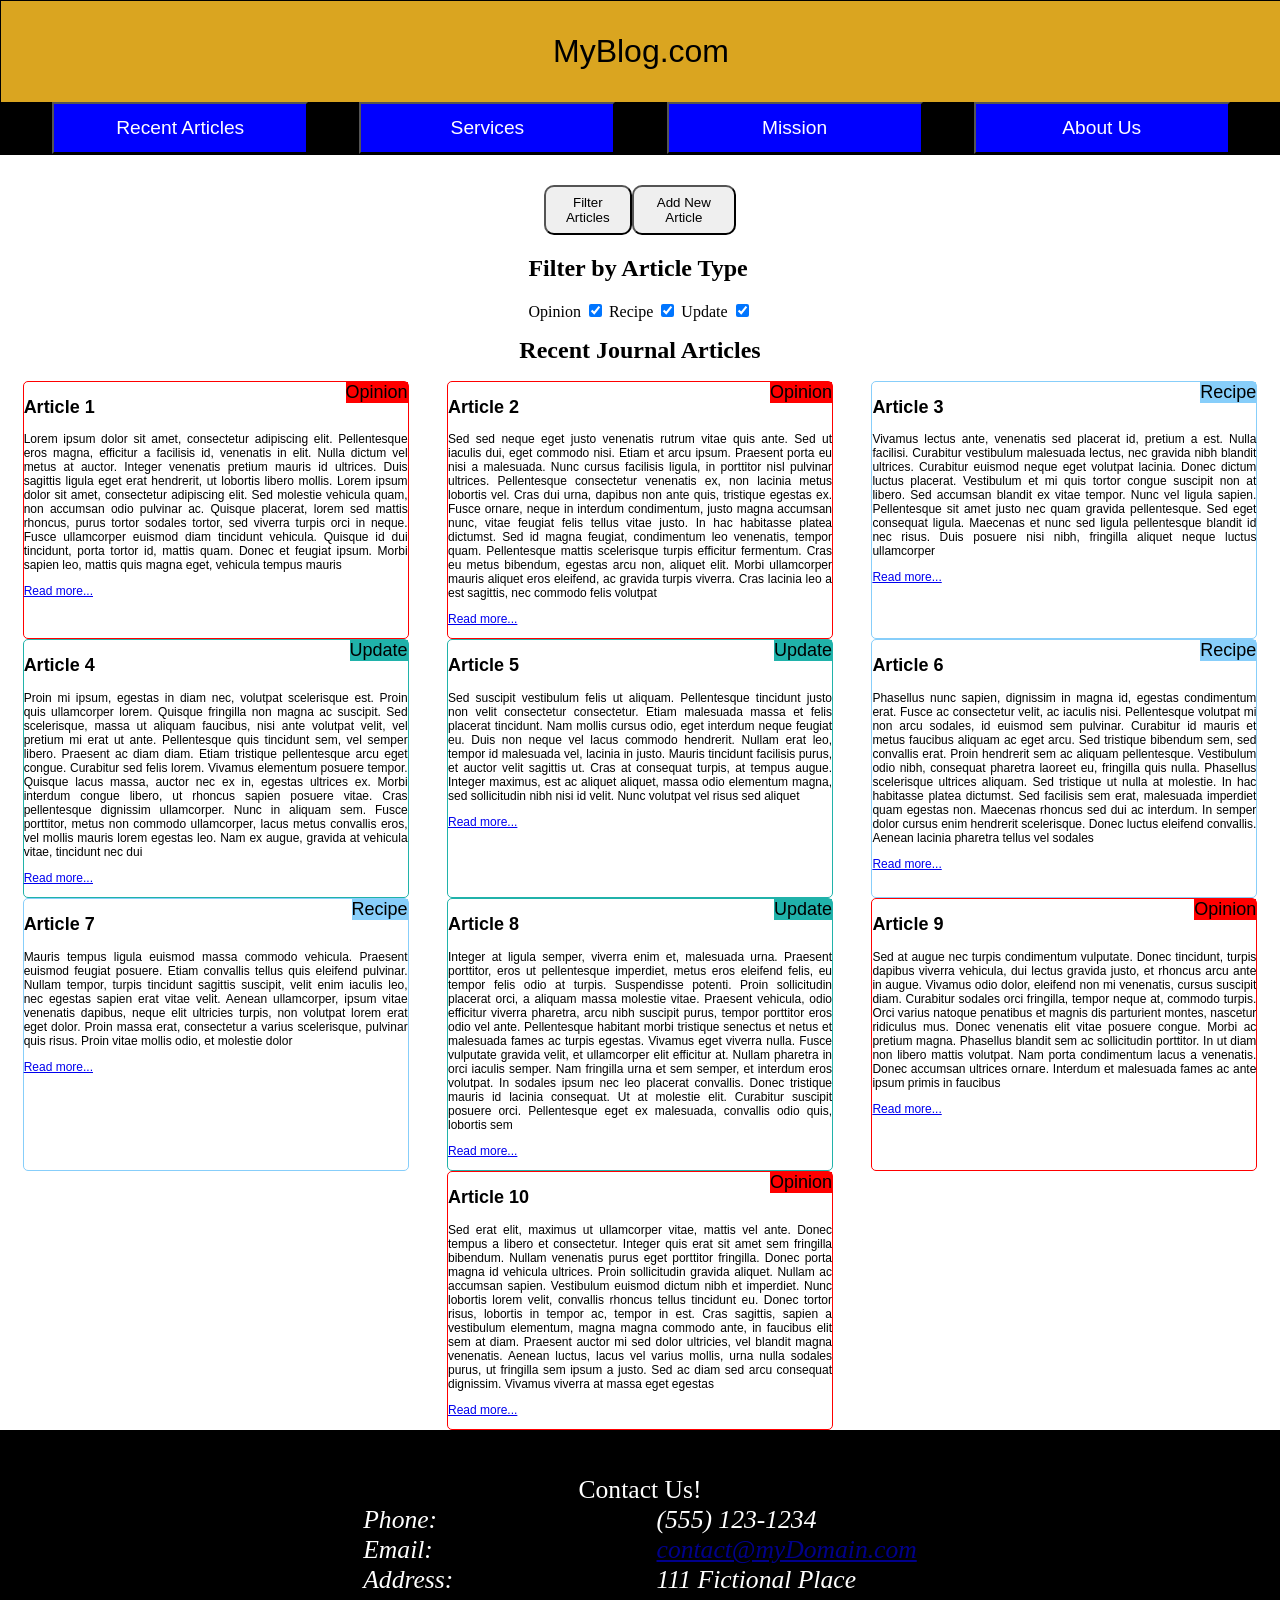
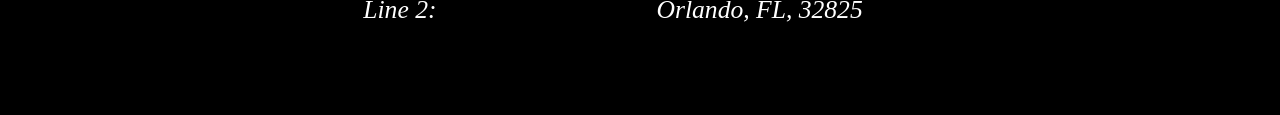
<file: html-9a0cf471-79a7-448c-9921-0223f4d41e38.html>
<!DOCTYPE html>
<html lang="en">
    <head>
        <title>Recent Journal Articles</title>
        <link rel="stylesheet" href="10_css.css">
        <meta name="viewport" content="width=device-width, initial-scale=1.0" />
		<script src="DOMManipulation.js"></script>
    </head>

    <body>

        <header>
            <p>MyBlog.com</p>

            <nav>
                <button href="recent.html">Recent Articles</button>
                <button href="services.html">Services</button>
                <button href="mission.html">Mission</button>
                <button href="about.html">About Us</button>
            </nav>
        </header>

        <main>

            <div id="showArea">

                <div id="toggleButtons">
                    <button onclick="showFilter()" id="filterButton" type="button">Filter Articles</button>
                    <button onclick="showAddNew()" id="addButton" type="button">Add New Article</button>
                </div>


                <form id="newContent">
                    <h2 class="formRow">Add New Article</h2>

                    <div class="formRow">
                        <label for="inputHeader">Title: </label>
                        <input id="inputHeader" name="inputHeader" type="text">
                    </div>
                    
                    <div class="formRow">
                            <label>Type:</label>
                            <input name="articleType" id="opinionRadio" type="radio"> <label for="opinionRadio">Opinion</label>
                            <input name="articleType" id="recipeRadio" type="radio"> <label for="recipeRadio">Recipe</label>
                            <input name="articleType" id="lifeRadio" type="radio"> <label for="lifeRadio">Life Update</label>
                    </div>

                    <div class="formRow">
                        <label for="inputArticle">Text:</label>
                        <textarea id="inputArticle" name="inputArticle"></textarea>
                    </div>

                    <div class="formRow">
                        <button onclick="addNewArticle()" type="button">Add New Article</button>
                    </div>
                </form>

                <form id="filterContent">
                    <h2>Filter by Article Type</h2>
                    <label for="opinionCheckbox">Opinion</label>
                    <input onclick="filterArticles()" id="opinionCheckbox" type="checkbox" checked>
                    <label for="recipeCheckbox">Recipe</label>
                    <input onclick="filterArticles()" id="recipeCheckbox" type="checkbox" checked>
                    <label for="updateCheckbox">Update</label>
                    <input onclick="filterArticles()" id="updateCheckbox" type="checkbox" checked>
                </form>
            </div>

            <h1>Recent Journal Articles</h1>

            <div id="articleList">
                <article class="opinion" id="a1">
                    <span class="marker">Opinion</span>
                    <h2>Article 1</h2>
                    <p>Lorem ipsum dolor sit amet, consectetur adipiscing elit. Pellentesque eros magna, efficitur a facilisis id, venenatis in elit. Nulla dictum vel metus at auctor. Integer venenatis pretium mauris id ultrices. Duis sagittis ligula eget erat hendrerit, ut lobortis libero mollis. Lorem ipsum dolor sit amet, consectetur adipiscing elit. Sed molestie vehicula quam, non accumsan odio pulvinar ac. Quisque placerat, lorem sed mattis rhoncus, purus tortor sodales tortor, sed viverra turpis orci in neque. Fusce ullamcorper euismod diam tincidunt vehicula. Quisque id dui tincidunt, porta tortor id, mattis quam. Donec et feugiat ipsum. Morbi sapien leo, mattis quis magna eget, vehicula tempus mauris</p>
                    <p><a href="moreDetails.html">Read more...</a></p>
                </article>

                <article class="opinion" id="a2">
                    <span class="marker">Opinion</span>
                    <h2>Article 2</h2>
                    <p>Sed sed neque eget justo venenatis rutrum vitae quis ante. Sed ut iaculis dui, eget commodo nisi. Etiam et arcu ipsum. Praesent porta eu nisi a malesuada. Nunc cursus facilisis ligula, in porttitor nisl pulvinar ultrices. Pellentesque consectetur venenatis ex, non lacinia metus lobortis vel. Cras dui urna, dapibus non ante quis, tristique egestas ex. Fusce ornare, neque in interdum condimentum, justo magna accumsan nunc, vitae feugiat felis tellus vitae justo. In hac habitasse platea dictumst. Sed id magna feugiat, condimentum leo venenatis, tempor quam. Pellentesque mattis scelerisque turpis efficitur fermentum. Cras eu metus bibendum, egestas arcu non, aliquet elit. Morbi ullamcorper mauris aliquet eros eleifend, ac gravida turpis viverra. Cras lacinia leo a est sagittis, nec commodo felis volutpat</p>
                    <p><a href="moreDetails.html">Read more...</a></p>
                </article>

                <article class="recipe" id="a3">
                    <span class="marker">Recipe</span>
                    <h2>Article 3</h2>
                    <p>Vivamus lectus ante, venenatis sed placerat id, pretium a est. Nulla facilisi. Curabitur vestibulum malesuada lectus, nec gravida nibh blandit ultrices. Curabitur euismod neque eget volutpat lacinia. Donec dictum luctus placerat. Vestibulum et mi quis tortor congue suscipit non at libero. Sed accumsan blandit ex vitae tempor. Nunc vel ligula sapien. Pellentesque sit amet justo nec quam gravida pellentesque. Sed eget consequat ligula. Maecenas et nunc sed ligula pellentesque blandit id nec risus. Duis posuere nisi nibh, fringilla aliquet neque luctus ullamcorper</p>
                    <p><a href="moreDetails.html">Read more...</a></p>
                </article>

                <article class="update" id="a4">
                    <span class="marker">Update</span>
                    <h2>Article 4</h2>
                    <p>Proin mi ipsum, egestas in diam nec, volutpat scelerisque est. Proin quis ullamcorper lorem. Quisque fringilla non magna ac suscipit. Sed scelerisque, massa ut aliquam faucibus, nisi ante volutpat velit, vel pretium mi erat ut ante. Pellentesque quis tincidunt sem, vel semper libero. Praesent ac diam diam. Etiam tristique pellentesque arcu eget congue. Curabitur sed felis lorem. Vivamus elementum posuere tempor. Quisque lacus massa, auctor nec ex in, egestas ultrices ex. Morbi interdum congue libero, ut rhoncus sapien posuere vitae. Cras pellentesque dignissim ullamcorper. Nunc in aliquam sem. Fusce porttitor, metus non commodo ullamcorper, lacus metus convallis eros, vel mollis mauris lorem egestas leo. Nam ex augue, gravida at vehicula vitae, tincidunt nec dui</p>
                    <p><a href="moreDetails.html">Read more...</a></p>
                </article>

                <article class="update" id="a5">
                    <span class="marker">Update</span>
                    <h2>Article 5</h2>
                    <p>Sed suscipit vestibulum felis ut aliquam. Pellentesque tincidunt justo non velit consectetur consectetur. Etiam malesuada massa et felis placerat tincidunt. Nam mollis cursus odio, eget interdum neque feugiat eu. Duis non neque vel lacus commodo hendrerit. Nullam erat leo, tempor id malesuada vel, lacinia in justo. Mauris tincidunt facilisis purus, et auctor velit sagittis ut. Cras at consequat turpis, at tempus augue. Integer maximus, est ac aliquet aliquet, massa odio elementum magna, sed sollicitudin nibh nisi id velit. Nunc volutpat vel risus sed aliquet</p>
                    <p><a href="moreDetails.html">Read more...</a></p>
                </article>

                <article class="recipe" id="a6">
                    <span class="marker">Recipe</span>
                    <h2>Article 6</h2>
                    <p>Phasellus nunc sapien, dignissim in magna id, egestas condimentum erat. Fusce ac consectetur velit, ac iaculis nisi. Pellentesque volutpat mi non arcu sodales, id euismod sem pulvinar. Curabitur id mauris et metus faucibus aliquam ac eget arcu. Sed tristique bibendum sem, sed convallis erat. Proin hendrerit sem ac aliquam pellentesque. Vestibulum odio nibh, consequat pharetra laoreet eu, fringilla quis nulla. Phasellus scelerisque ultrices aliquam. Sed tristique ut nulla at molestie. In hac habitasse platea dictumst. Sed facilisis sem erat, malesuada imperdiet quam egestas non. Maecenas rhoncus sed dui ac interdum. In semper dolor cursus enim hendrerit scelerisque. Donec luctus eleifend convallis. Aenean lacinia pharetra tellus vel sodales</p>
                    <p><a href="moreDetails.html">Read more...</a></p>
                </article>

                <article class="recipe" id="a7">
                    <span class="marker">Recipe</span>
                    <h2>Article 7</h2>
                    <p>Mauris tempus ligula euismod massa commodo vehicula. Praesent euismod feugiat posuere. Etiam convallis tellus quis eleifend pulvinar. Nullam tempor, turpis tincidunt sagittis suscipit, velit enim iaculis leo, nec egestas sapien erat vitae velit. Aenean ullamcorper, ipsum vitae venenatis dapibus, neque elit ultricies turpis, non volutpat lorem erat eget dolor. Proin massa erat, consectetur a varius scelerisque, pulvinar quis risus. Proin vitae mollis odio, et molestie dolor</p>
                    <p><a href="moreDetails.html">Read more...</a></p>
                </article>

                <article class="update" id="a8">
                    <span class="marker">Update</span>
                    <h2>Article 8</h2>
                    <p>Integer at ligula semper, viverra enim et, malesuada urna. Praesent porttitor, eros ut pellentesque imperdiet, metus eros eleifend felis, eu tempor felis odio at turpis. Suspendisse potenti. Proin sollicitudin placerat orci, a aliquam massa molestie vitae. Praesent vehicula, odio efficitur viverra pharetra, arcu nibh suscipit purus, tempor porttitor eros odio vel ante. Pellentesque habitant morbi tristique senectus et netus et malesuada fames ac turpis egestas. Vivamus eget viverra nulla. Fusce vulputate gravida velit, et ullamcorper elit efficitur at. Nullam pharetra in orci iaculis semper. Nam fringilla urna et sem semper, et interdum eros volutpat. In sodales ipsum nec leo placerat convallis. Donec tristique mauris id lacinia consequat. Ut at molestie elit. Curabitur suscipit posuere orci. Pellentesque eget ex malesuada, convallis odio quis, lobortis sem</p>
                    <p><a href="moreDetails.html">Read more...</a></p>
                </article>

                <article class="opinion" id="a9">
                    <span class="marker">Opinion</span>
                    <h2>Article 9</h2>
                    <p>Sed at augue nec turpis condimentum vulputate. Donec tincidunt, turpis dapibus viverra vehicula, dui lectus gravida justo, et rhoncus arcu ante in augue. Vivamus odio dolor, eleifend non mi venenatis, cursus suscipit diam. Curabitur sodales orci fringilla, tempor neque at, commodo turpis. Orci varius natoque penatibus et magnis dis parturient montes, nascetur ridiculus mus. Donec venenatis elit vitae posuere congue. Morbi ac pretium magna. Phasellus blandit sem ac sollicitudin porttitor. In ut diam non libero mattis volutpat. Nam porta condimentum lacus a venenatis. Donec accumsan ultrices ornare. Interdum et malesuada fames ac ante ipsum primis in faucibus</p>
                    <p><a href="moreDetails.html">Read more...</a></p>
                </article>

                <article class="opinion" id="a10">
                    <span class="marker">Opinion</span>
                    <h2>Article 10</h2>
                    <p>Sed erat elit, maximus ut ullamcorper vitae, mattis vel ante. Donec tempus a libero et consectetur. Integer quis erat sit amet sem fringilla bibendum. Nullam venenatis purus eget porttitor fringilla. Donec porta magna id vehicula ultrices. Proin sollicitudin gravida aliquet. Nullam ac accumsan sapien. Vestibulum euismod dictum nibh et imperdiet. Nunc lobortis lorem velit, convallis rhoncus tellus tincidunt eu. Donec tortor risus, lobortis in tempor ac, tempor in est. Cras sagittis, sapien a vestibulum elementum, magna magna commodo ante, in faucibus elit sem at diam. Praesent auctor mi sed dolor ultricies, vel blandit magna venenatis. Aenean luctus, lacus vel varius mollis, urna nulla sodales purus, ut fringilla sem ipsum a justo. Sed ac diam sed arcu consequat dignissim. Vivamus viverra at massa eget egestas</p>
                    <p><a href="moreDetails.html">Read more...</a></p>
                </article>
            </div>

            <footer>
                <p>Contact Us!</p>
                <address>
                    <div>
                        <span>Phone:</span> <span>(555) 123-1234</span>
                        <span>Email:</span> </span><a href="">contact@myDomain.com</a></span>
                        <span>Address:</span> <span>111 Fictional Place</span>
                        <span>Line 2:</span> <span>Orlando, FL, 32825</span>
                    </div>
                </address>
            </footer>
        </main>
    </body>
</html>
</file>
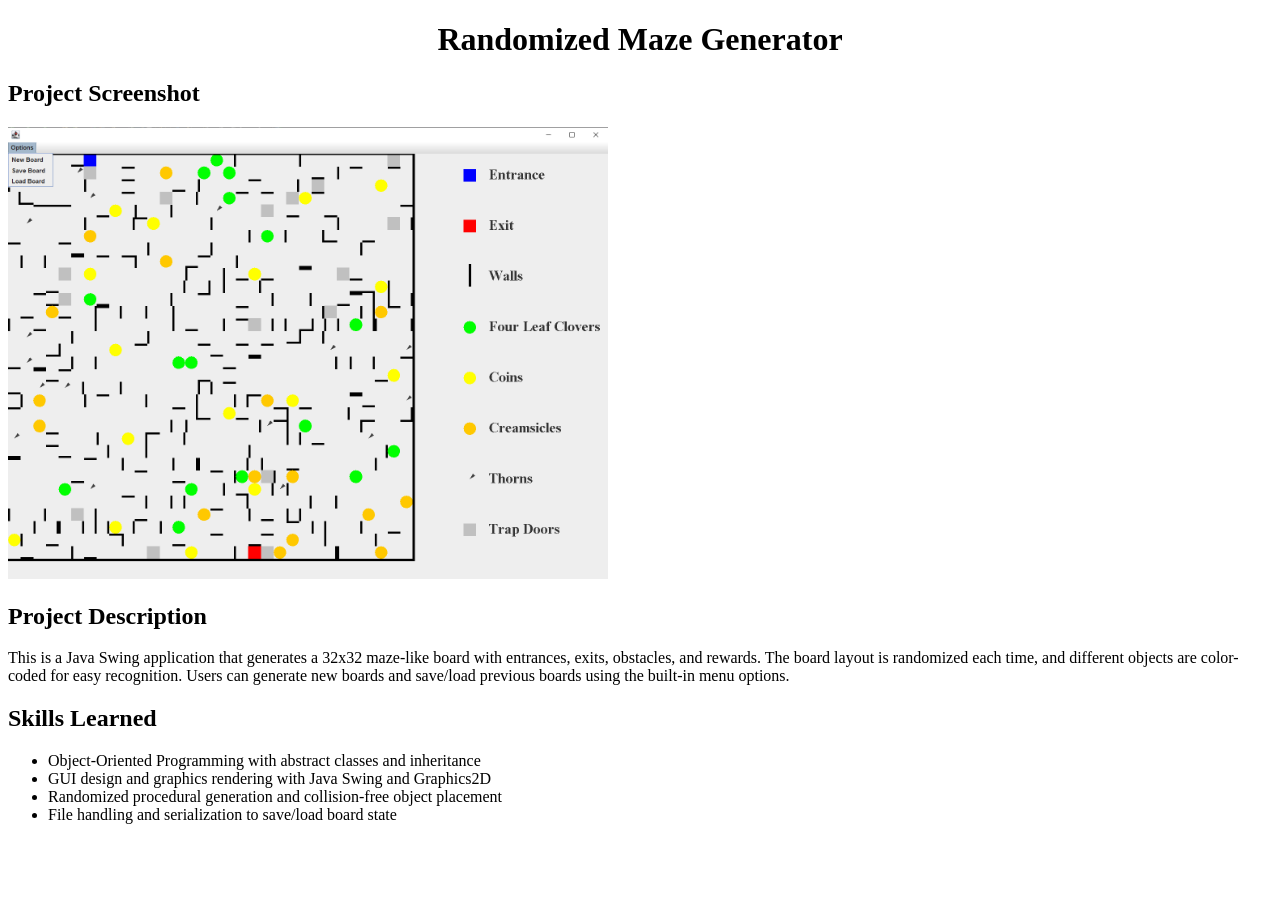
<file: project1.html>
<!DOCTYPE html>
<html lang="en">
    <head>
        <meta charset="UTF-8">
        <meta name="viewport" content="width=device-width, initial-scale=1.0">
        <title>Randomized Maze Generator</title>
        <style>
            header {text-align: center;}
        </style>
    </head>
    <body>
        <header>
            <h1>Randomized Maze Generator</h1>
        </header>
        <main>
            <section>
                <h2>Project Screenshot</h2>
                <img src="AppPic2.png" alt="Randomized Maze Generator Screenshot" width="600">
            </section>

            <section>
                <h2>Project Description</h2>
                <p>
                    This is a Java Swing application that generates a 32x32 maze-like board with entrances, exits, obstacles, and rewards. 
                    The board layout is randomized each time, and different objects are color-coded for easy recognition. 
                    Users can generate new boards and save/load previous boards using the built-in menu options.
                </p>
            </section>

            <section>
                <h2>Skills Learned</h2>
                <ul>
                    <li>Object-Oriented Programming with abstract classes and inheritance</li>
                    <li>GUI design and graphics rendering with Java Swing and Graphics2D</li>
                    <li>Randomized procedural generation and collision-free object placement</li>
                    <li>File handling and serialization to save/load board state</li>
                </ul>
            </section>
        </main>
    </body>
</html>
</file>
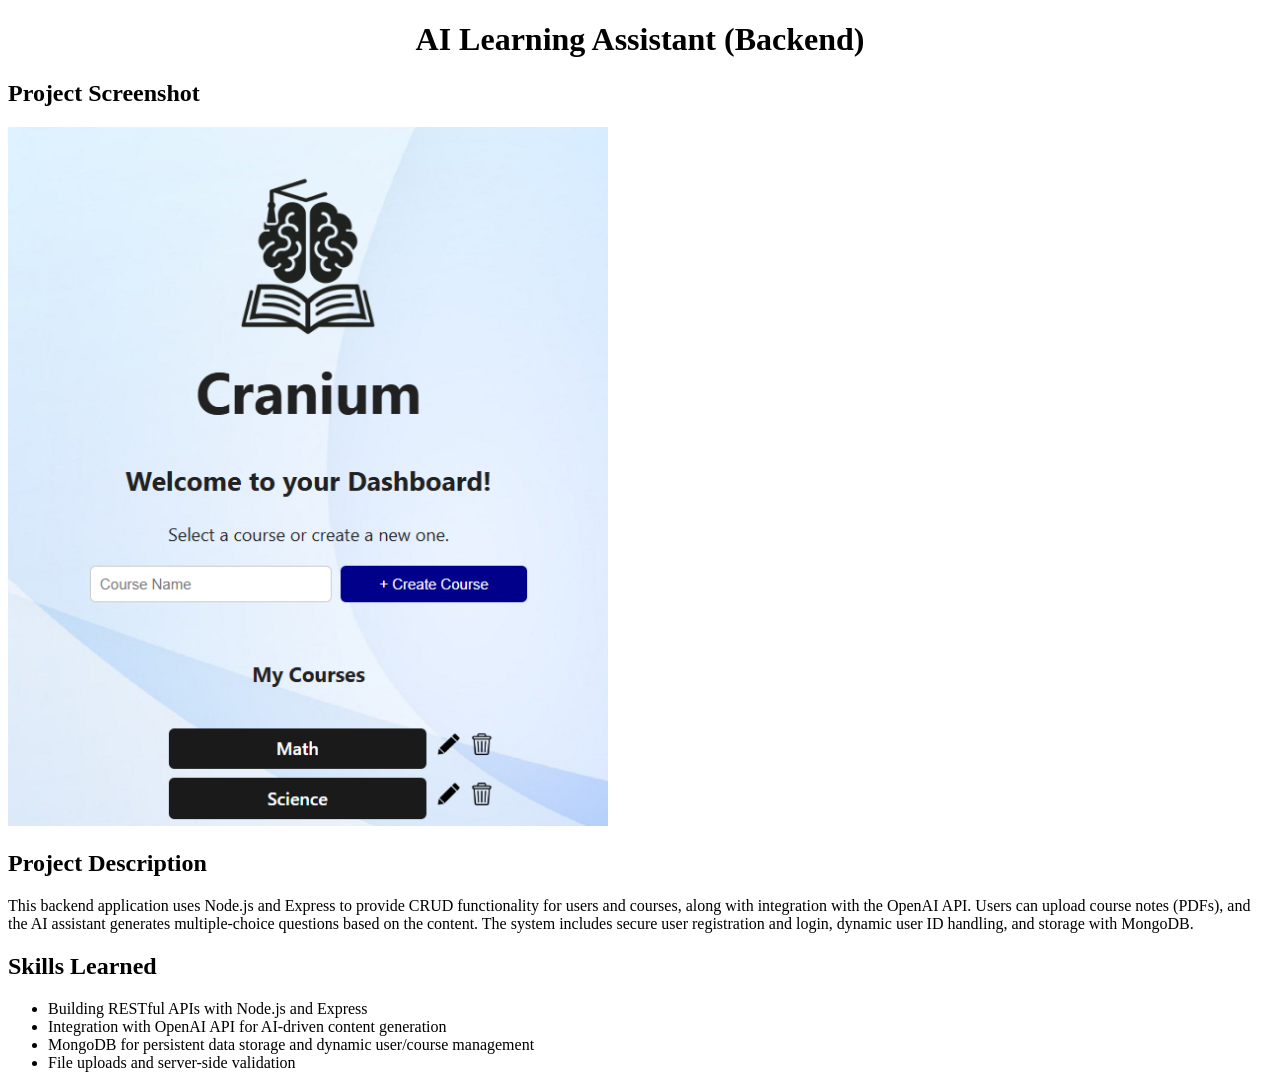
<file: project2.html>
<!DOCTYPE html>
<html lang="en">
    <head>
        <meta charset="UTF-8">
        <meta name="viewport" content="width=device-width, initial-scale=1.0">
        <title>AI Learning Assistant</title>
        <style>
            header {text-align: center;}
        </style>
    </head>
    <body>
        <header>
            <h1>AI Learning Assistant (Backend)</h1>
        </header>
    </body>
    <main>
        <section>
            <h2>Project Screenshot</h2>
            <img src="POOSDLargeProject.png" alt="AI Learning Assistant Screenshot" width="600">
        </section>

        <section>
            <h2>Project Description</h2>
            <p>
                This backend application uses Node.js and Express to provide CRUD functionality for users and courses,
                along with integration with the OpenAI API. Users can upload course notes (PDFs), and the AI assistant
                generates multiple-choice questions based on the content. The system includes secure user registration
                and login, dynamic user ID handling, and storage with MongoDB.
            </p>
        </section>

        <section>
            <h2>Skills Learned</h2>
            <ul>
                <li>Building RESTful APIs with Node.js and Express</li>
                <li>Integration with OpenAI API for AI-driven content generation</li>
                <li>MongoDB for persistent data storage and dynamic user/course management</li>
                <li>File uploads and server-side validation</li>
            </ul>
        </section>
    </main>
</html>
</file>
<file: resume_css.css>
* {
    margin: 0;
    padding: 0;
    box-sizing: border-box;
}

body {
    font-family: 'Segoe UI', Tahoma, Geneva, Verdana, sans-serif;
    line-height: 1.5;
    color: #333;
    background-color: #f4f4f4;
}

header {
    text-align: center;
    border-bottom: 3px solid #2c3e50;
}

header h1 {
    color: #2c3e50;
    font-weight: 700;
    letter-spacing: 1px;
}

header p {
    color: #555;
}

header a {
    color: #3498db;
    text-decoration: none;
    transition: color 0.3s ease;
}

header a:hover {
    color: #2980b9;
    text-decoration: underline;
}

section h2 {
    color: #2c3e50;
    font-weight: 600;
}

section hr {
    border: none;
    border-top: 2px solid #3498db;
}

section p {
    color: #555;
}

section strong {
    color: #2c3e50;
    font-weight: 600;
}

section a {
    color: #3498db;
    text-decoration: none;
    font-weight: 600;
    transition: color 0.3s ease;
}

section a:hover {
    color: #2980b9;
    text-decoration: underline;
}

ul li {
    color: #555;
}

section > strong {
    display: inline-block;
}

section > p:has(+ ul) {
    color: #777;
    font-style: italic;
}

section p br {
    line-height: 2;
}

section:last-of-type ul {
    list-style-type: none;
}

section:last-of-type ul li {
    border-bottom: 1px solid #eee;
}

section:last-of-type ul li:last-child {
    border-bottom: none;
}

@media (max-width: 768px) {
    body {
        padding: 10px;
    }
    
    header,
    main {
        background-color: #fff;
        padding: 20px 15px;
        margin-bottom: 10px;
        box-shadow: 0 2px 8px rgba(0, 0, 0, 0.1);
        border-radius: 4px;
    }
    
    header {
        padding-bottom: 20px;
        margin-bottom: 15px;
    }
    
    header h1 {
        font-size: 1.75em;
        margin-bottom: 10px;
    }
    
    header p {
        font-size: 0.85em;
        line-height: 1.8;
        word-wrap: break-word;
    }
    
    section {
        margin-bottom: 25px;
    }
    
    section h2 {
        font-size: 1.4em;
        margin-bottom: 8px;
    }
    
    section hr {
        width: 50px;
        margin-bottom: 15px;
    }
    
    section p {
        margin-bottom: 12px;
        font-size: 0.95em;
        text-align: justify;
    }
    
    section > strong {
        margin-top: 12px;
        font-size: 1.05em;
    }
    
    section > p:has(+ ul) {
        margin-bottom: 6px;
        font-size: 0.9em;
    }
    
    ul {
        margin-left: 18px;
        margin-bottom: 15px;
    }
    
    ul li {
        margin-bottom: 6px;
        line-height: 1.6;
        font-size: 0.9em;
    }
    
    section:last-of-type ul {
        margin-left: 0;
    }
    
    section:last-of-type ul li {
        padding: 6px 0;
        font-size: 0.9em;
    }
}

@media (min-width: 769px) {
    body {
        padding: 40px;
    }
    
    header,
    main {
        max-width: 1000px;
        margin: 0 auto;
        background-color: #fff;
        box-shadow: 0 0 25px rgba(0, 0, 0, 0.12);
        border-radius: 10px;
    }
    
    header {
        padding: 50px 60px 40px 60px;
        margin-bottom: 0;
        border-bottom-left-radius: 0;
        border-bottom-right-radius: 0;
    }
    
    header h1 {
        font-size: 3em;
        margin-bottom: 15px;
    }
    
    header p {
        font-size: 1.1em;
    }
    
    main {
        padding: 40px 60px 50px 60px;
        border-top-left-radius: 0;
        border-top-right-radius: 0;
    }
    
    section {
        margin-bottom: 40px;
    }
    
    section h2 {
        font-size: 2em;
        margin-bottom: 12px;
    }
    
    section hr {
        width: 80px;
        margin-bottom: 25px;
    }
    
    section p {
        margin-bottom: 18px;
        font-size: 1.05em;
        line-height: 1.8;
    }
    
    section > strong {
        margin-top: 20px;
        font-size: 1.15em;
    }
    
    section > p:has(+ ul) {
        margin-bottom: 10px;
        font-size: 1em;
    }
    
    ul {
        margin-left: 25px;
        margin-bottom: 25px;
    }
    
    ul li {
        margin-bottom: 10px;
        line-height: 1.8;
        font-size: 1.05em;
    }
    
    section:last-of-type ul {
        margin-left: 0;
    }
    
    section:last-of-type ul li {
        padding: 12px 0;
        font-size: 1.05em;
    }
}
</file>
<file: 5_css1.css>
body {
    background-color: lightblue;
    color: #000;
    padding: 1px;
}

article {
    margin: 5px;
    font-size: 16px;
}

h1 {
    font-size: 64px;
    font-weight: bold;
    margin-bottom: 15px;
    text-align: center;
    font-family: Arial, Helvetica, sans-serif;
}

h2 {
    font-family: Arial, Helvetica, sans-serif;
    font-size: 32px;
    margin-top: 20px;
    margin-bottom: 20px;
}

#paragraph2 {
    background-color: white;
    border: 5px solid green;
    margin-left: 20px;
    padding: 15px 50px;
    line-height: 2;
    width: 990px;
}

.blue {
    background-color: navy;
    padding: 20px;
    color: white;
}

h3 {
    font-size: 22px;
    margin-top: 20px;
    margin-bottom: 10px;
}

a {
    color: navy;
}

a:visited {
    color: maroon;
}

ol {
    list-style: none;
    counter-reset: item;
    padding-left: 0;
}

ol li {
    counter-increment: item;
}

ol li::before {
    content: counter(item, decimal-leading-zero) ". ";
    font-size: 20px;
}

table {
    border-collapse: collapse;
    margin-top: 15px;
    width: 660px;
    background: white;
}

th, td {
    border: 1px solid #000;
    padding: 6px 10px;
    vertical-align: top;
}

th {
    background-color: lightgray;
    font-weight: bold;
    text-align: center;
}
</file>
<file: html-5css.css>
* {
    margin: 0px;
    padding: 0px;
    box-sizing: border-box;
}

body {
    font-family: Arial, sans-serif;
}

#jumpMenu {
    position: fixed;
    left: 0px;
    top: 0px;
    width: 15%;
    height: 100vh;
    background-color: #d4a017;
    padding: 25px;
    overflow-y: auto;
    display: flex;
    flex-direction: column;
}

#jumpMenu h2 {
    font-size: 32px;
    font-family: 'Times New Roman', Times, serif;
    margin-bottom: 30px;
    text-align: center;
}

#jumpMenu a {
    color: blue;
    text-decoration: underline;
    font-size: 20px;
    font-family: 'Times New Roman', Times, serif;
    flex: 1;
    display: flex;
    align-items: center;
    justify-content: center;
}

#jumpMenu a:visited {
    color: navy;
}

main {
    margin-left: 15%;
    width: 85%;
}

header {
    position: fixed;
    top: 0px;
    left: 15%;
    width: 85%;
    background-color: red;
    padding-top: 30px;
}

header > p {
    font-size: 32px;
    font-family: 'Trebuchet MS', 'Lucida Sans Unicode', 'Lucida Grande', 'Lucida Sans', Arial, sans-serif;
    text-align: center;
    margin-bottom: 50px;
}

header nav {
    display: flex;
    justify-content: center;
    background-color: black;
    gap: 100px;
    padding-left: 100px;
    padding-right: 100px;
}

header nav button {
    background-color: blue;
    color: white;
    border: 2px solid gray;
    padding: 20px 40px;
    font-size: 28px;
    flex: 1 1 auto;
    min-width: 150px;
    margin: 0px;
}

h1 {
    text-align: center;
    font-family: 'Times New Roman', Times, serif;
    font-size: 48px;
    margin: 40px 0px;
    padding-top: 175px;
}

#container {
    padding: 0px 50px;
    display: flex;
    flex-wrap: wrap;
    gap: 40px;
    margin-bottom: 40px;
    justify-content: center;
}

article {
    width: 300px;
    text-align: justify;
}

article h2 {
    font-size: 24px;
    font-family: 'Times New Roman', Times, serif;
    margin-bottom: 10px;
}

article p {
    font-size: 14px;
    line-height: 1.5;
    margin-bottom: 10px;
}

article a {
    color: blue;
    text-decoration: underline;
}

#thanks {
    position: fixed;
    bottom: 0px;
    right: 0px;
    background-color: lightblue;
    border: 2px solid black;
    padding: 20px 20px;
    font-size: 40px;
    font-family: 'Times New Roman', Times, serif;
}

footer {
    background-color: lightgray;
    padding: 30px 40px;
    margin-top: 40px;
}

footer > p {
    font-size: 20px;
    font-weight: bold;
    margin-bottom: 15px;
}

footer address {
    font-style: normal;
}

footer address div {
    display: grid;
    grid-template-columns: auto 1fr;
    gap: 5px 10px;
}

footer address span {
    font-size: 14px;
}

footer address a {
    color: blue;
    text-decoration: underline;
}
</file>
<file: 7_transition.css>
* {
    margin: 0px;
    padding: 0px;
    box-sizing: border-box;
}

body {
    font-family: Arial, sans-serif;
    background-color: #000;
    color: #333;
}

main {
    margin-left: 240px;
    background-color: #fff;
}

header {
    background-color: #f00;
    padding: 20px;
    text-align: center;
}

header > p {
    font-size: 42px;
    color: #000;
    font-family: 'Trebuchet MS', 'Lucida Sans Unicode', 'Lucida Grande', 'Lucida Sans', Arial, sans-serif;
    text-align: center;
    margin-top: 25px;
    margin-bottom: 25px;
}

h1 {
    text-align: center;
    padding: 30px 20px;
    font-size: 42px;
}

#menuItems {
    position: fixed;
    top: 0px;
    left: 0px;
    width: 240px;
    background-color: #000;
    height: 100vh;
    padding: 0px;
}

#menuItems button {
    width: 100%;
    padding: 15px 20px;
    background-color: #00f;
    color: #fff;
    border: 1px solid #000;
    font-size: 18px;
    cursor: pointer;
    text-align: center;
    transition: background-color 0.3s ease;
}

#menuItems button:hover {
    background-color: #b8860b;
}

#jumpMenu {
    text-align: center;
    list-style: none;
    background-color: #b8860b;
    display: none;
    overflow: hidden;
    max-height: 0px;
    transition: max-height 0.5s ease;
}

#jumpMenu li a {
    font-size: 20px;
    display: block;
    color: #00f;
    text-decoration: none;
    background-color: #b8860b;
}

#jumpMenu li a:hover {
    background-color: #00f;
    color: #000;
}

#recentArticles:hover + #jumpMenu,
#jumpMenu:hover {
    display: block;
    max-height: 500px;
}

#container {
    padding: 40px;
    display: grid;
    grid-template-columns: repeat(auto-fit, minmax(280px, 1fr));
    gap: 30px;
}

article {
    padding: 20px;
    background-color: #fff;
    transition: all 2s ease;
    color: #bbb;
}

article:hover {
    color: #000;
    transform: scale(1.2);
}

article h2 {
    margin-bottom: 15px;
    color: #999;
    font-size: 24px;
    transition: color 2s ease;
}

article:hover h2 {
    color: #000;
}

article p:first-of-type::first-letter {
    font-family: 'Times New Roman', serif;
    font-size: 36px;
    font-weight: normal;
}

article p {
    margin-bottom: 10px;
    text-align: justify;
}

article a {
    color: navy;
    text-decoration: none;
}

article a[href*="google.com"]::after {
    content: '';
    display: inline-block;
    width: 40px;
    height: 40px;
    background-image: url('arrow.png');
    background-repeat: no-repeat;
}

#thanks {
    position: fixed;
    bottom: 0px;
    right: 0px;
    background-color: lightblue;
    border: 1px solid black;
    padding: 20px 20px;
    font-size: 32px;
    font-family: 'Times New Roman', Times, serif;
}

#thanks a {
    color: navy;
    text-decoration: underline;
    text-decoration-thickness: 3px;
}

footer {
    background-color: #333;
    color: #fff;
    padding: 30px 40px;
}

footer p {
    font-size: 20px;
    margin-bottom: 15px;
}

footer address {
    font-style: normal;
}

footer address div {
    display: grid;
    grid-template-columns: auto 1fr;
    gap: 10px 15px;
}

footer address span {
    display: inline-block;
}

footer a {
    color: #87ceeb;
    text-decoration: none;
}

footer a:hover {
    text-decoration: underline;
}
</file>
<file: 10_css.css>
#showArea
{
    display: flex;
    flex-direction: column;
    width: 75%;
    margin: auto;
    margin-top: 30px;
}

#toggleButtons
{
    margin: auto;
    display: flex;
    width: 20%;
    justify-content: space-evenly;
}

#toggleButtons > *
{
    height: 50px;
    border-radius: 10px;
}

form#newContent{
    display: none;
    flex-direction: column;
    margin: auto;
    width: 75%;
    align-items: center;
}

form#filterContent{
    display: block;
    margin: auto;
}

.formRow
{
    width: 400px;
    font-size: 1.3em;
}

article.opinion{
    border: 1px solid red;
}

article.recipe{
    border: 1px solid lightskyblue;
}

article.update{
    border: 1px solid lightseagreen;
}

.marker
{
    float:right;
    font-size: 1.5em;
}

.date
{
    float:left;
    font-size: 1.5em;
}


.opinion .marker
{
    background-color: red;
}

.recipe .marker
{
    background-color: lightskyblue;
}

.update .marker
{
    background-color: lightseagreen;
}




body{
    padding: 0;
    margin: 0;
    width: 100%;
}

main{
    width: 100%;
}

main h1
{
    text-align: center;
    font-size: clamp(12px, 4vw, 24px);
}


header{
    background-color: goldenrod;
    text-align: center;
    position: sticky;
    top: 0px;
    font-size: 2.5vw;
    width: 100%;
    margin: 0;
    border: 1px solid black;
    font-family: 'Trebuchet MS', 'Lucida Sans Unicode', 'Lucida Grande', 'Lucida Sans', Arial, sans-serif;
}

main > div#articleList
{
    display:flex;
    flex-wrap: wrap;
    align-items: stretch;
    justify-content: center;
    font-family:'Lucida Sans', 'Lucida Sans Regular', 'Lucida Grande', 'Lucida Sans Unicode', Geneva, Verdana, sans-serif
}

article{
    width: 30%;
    margin-left:1.5%;
    margin-right: 1.5%;
    text-align: justify;
    font-size: clamp(8px, 1.5vw, 12px);
    border-radius: 5px;
}



footer
{
    padding-top: 5vh;
    font-size: 2vw;
    padding-bottom: 10vh;
    color: white;
    background-color: black;
}

a:visited
{
    color: darkblue;
}

footer p{
    text-align: center;
    margin: auto;
    width: 50%;
    
}

address > div
{
    display: grid;
    grid-template-columns: auto auto;
    justify-content: space-evenly;
    width: 75%;
    margin: auto;
}

nav{
    display: flex;
    flex-wrap: nowrap;
    width: 100%;
    margin: 0;
    padding: 0;
    justify-content: space-evenly;
    background-color: black;
}

nav button
{
    color:white;
    background-color: blue;
    text-decoration: none;
    font-size: 1.5vw;
    display: inline;
    width: 20%;
    padding: 1vw 0vw;
    text-wrap-mode: nowrap;
}

nav button:hover{
    background-color:darkgoldenrod;
}

nav button:active{
    background-color: gold;
}





@media screen and (max-width: 600px) {
    article{
        width: 75%;
        margin: auto;
    }
}

@media screen and (max-width: 1000px){

    main{
        width: 100%;
    }

    header{
        width: 100%;
    }
}
</file>
